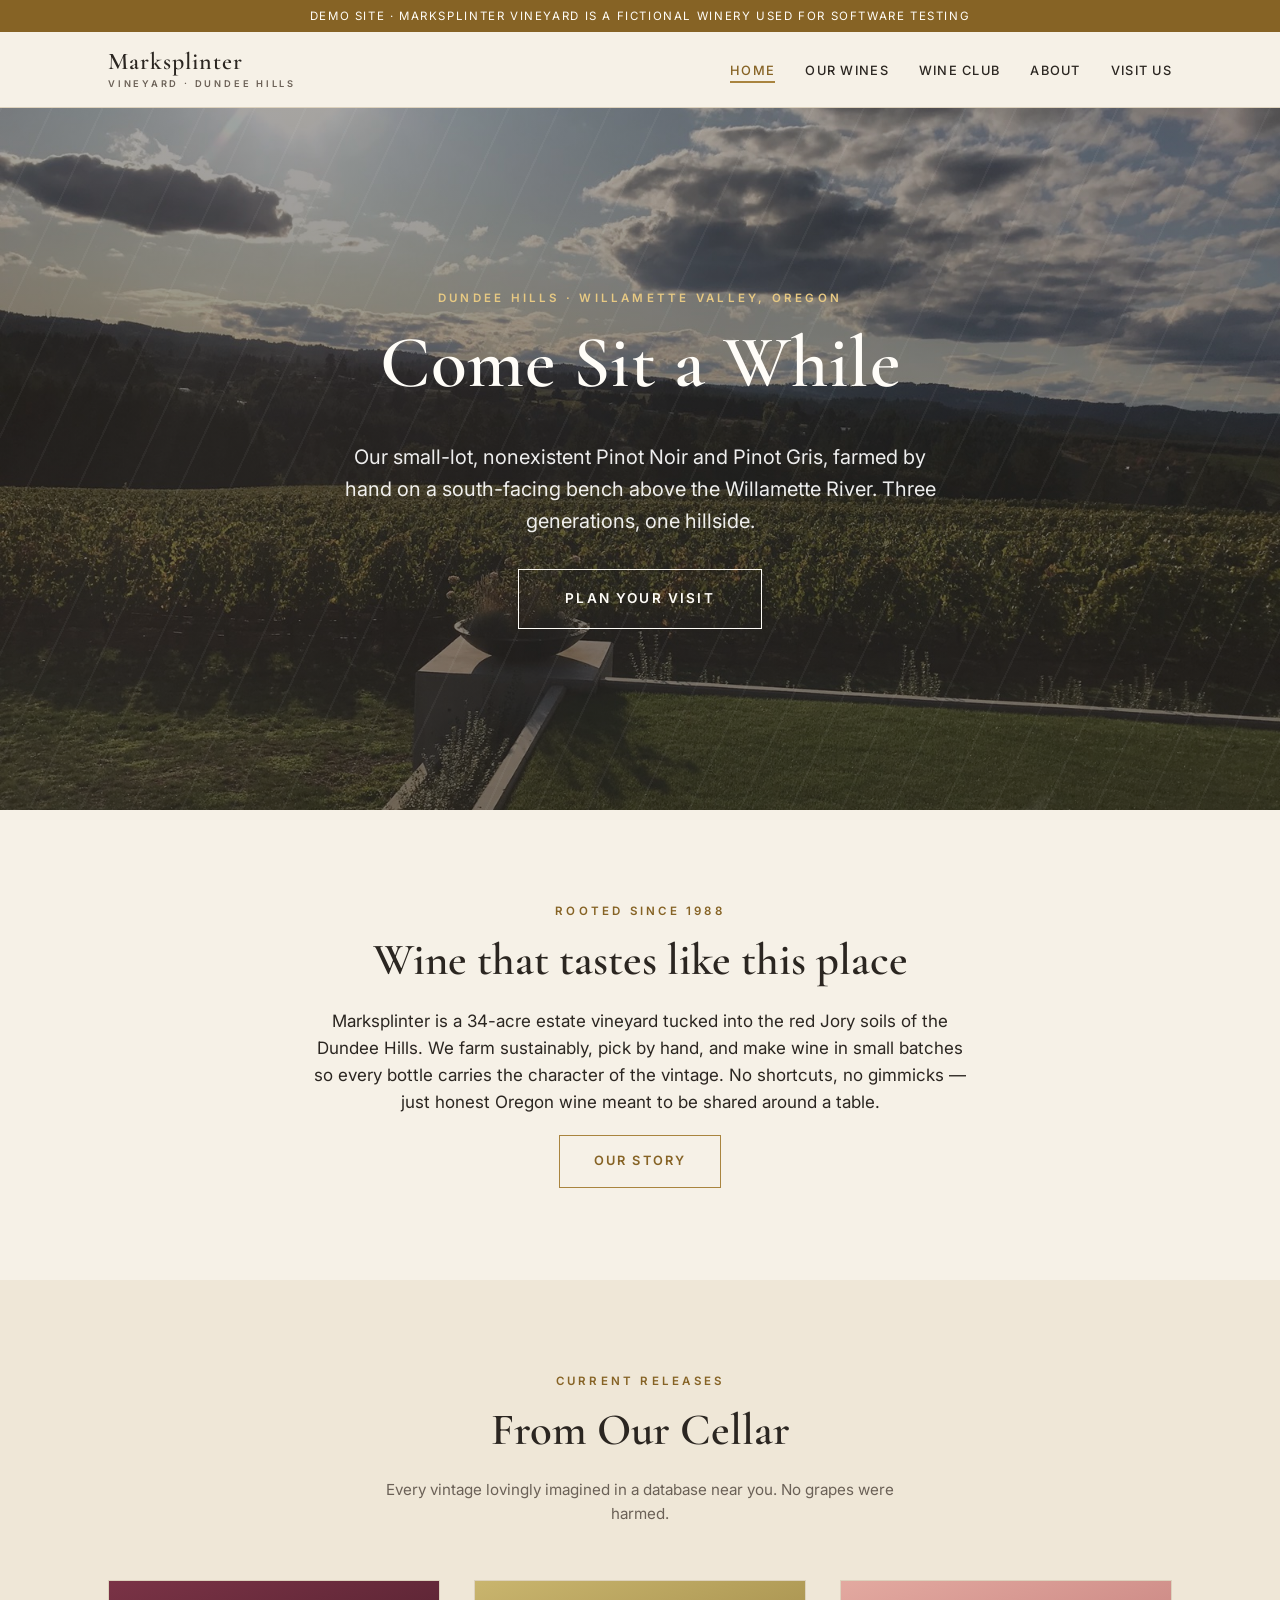
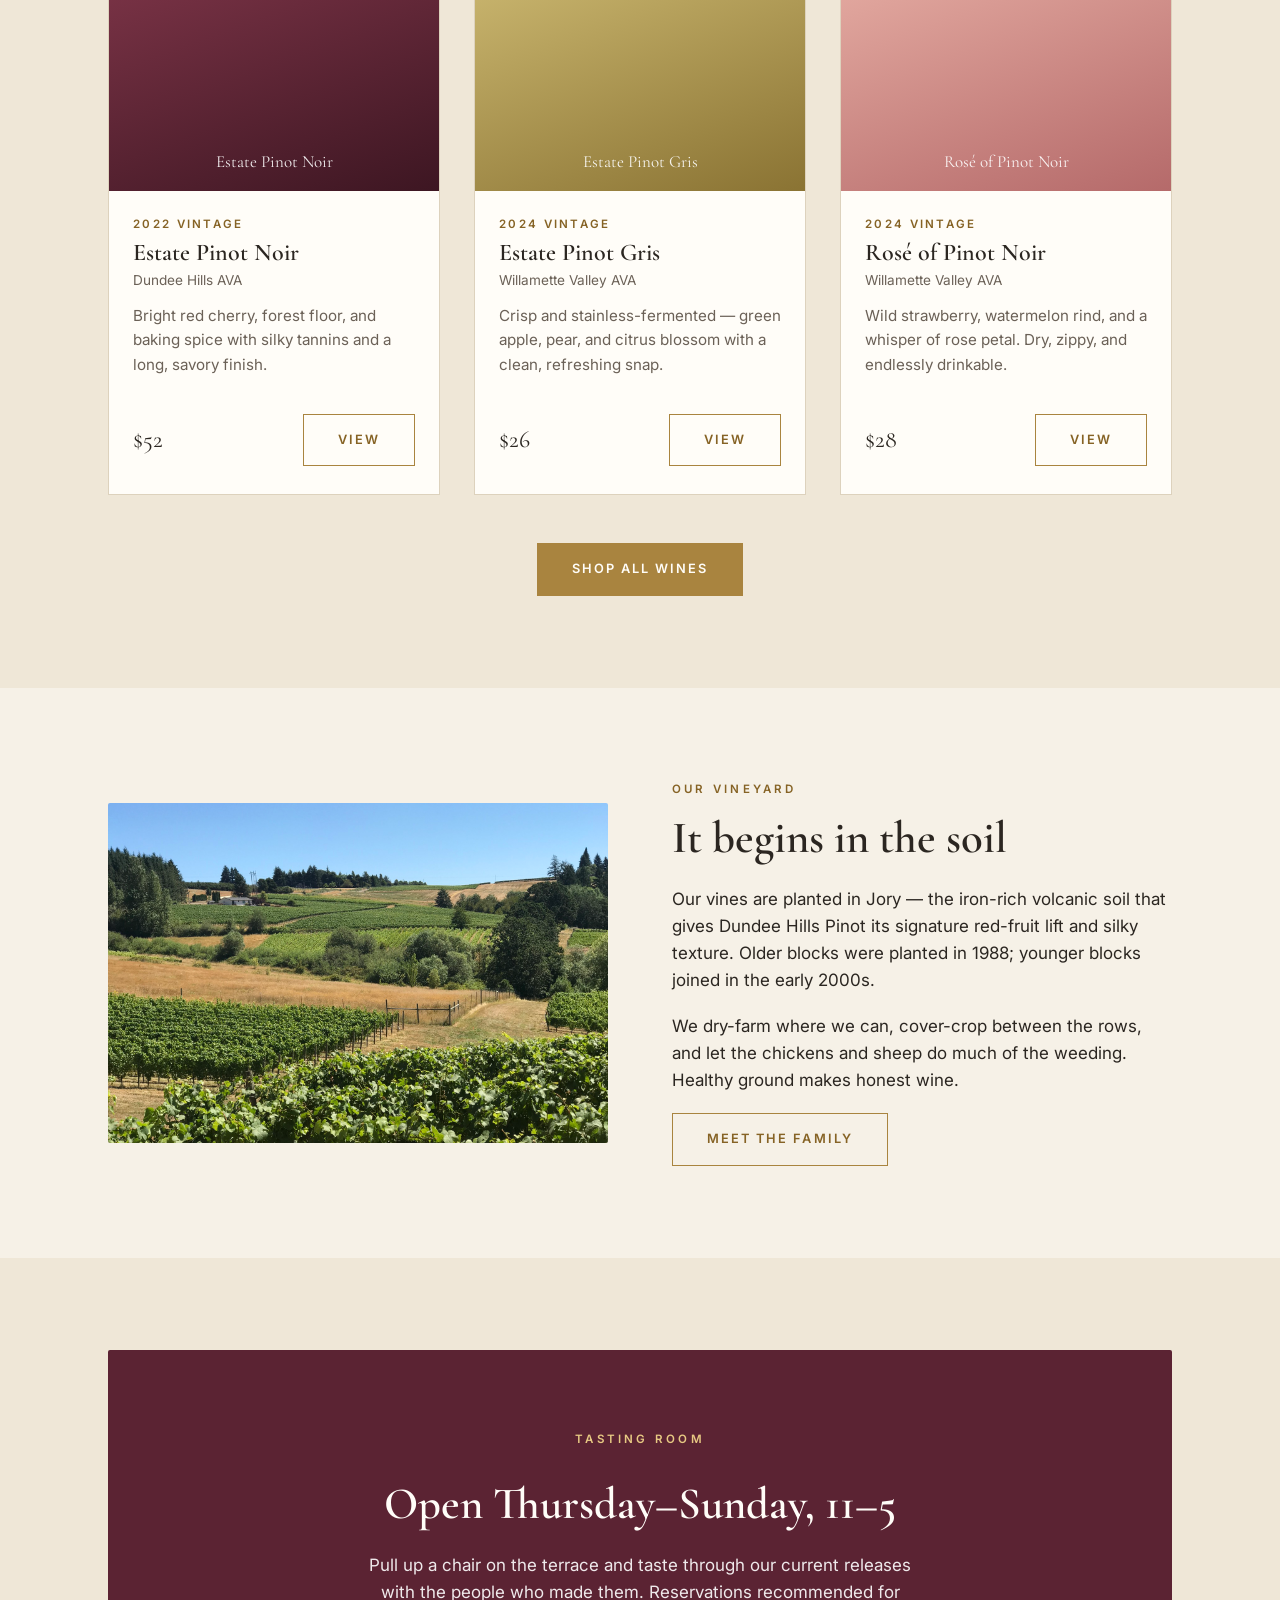
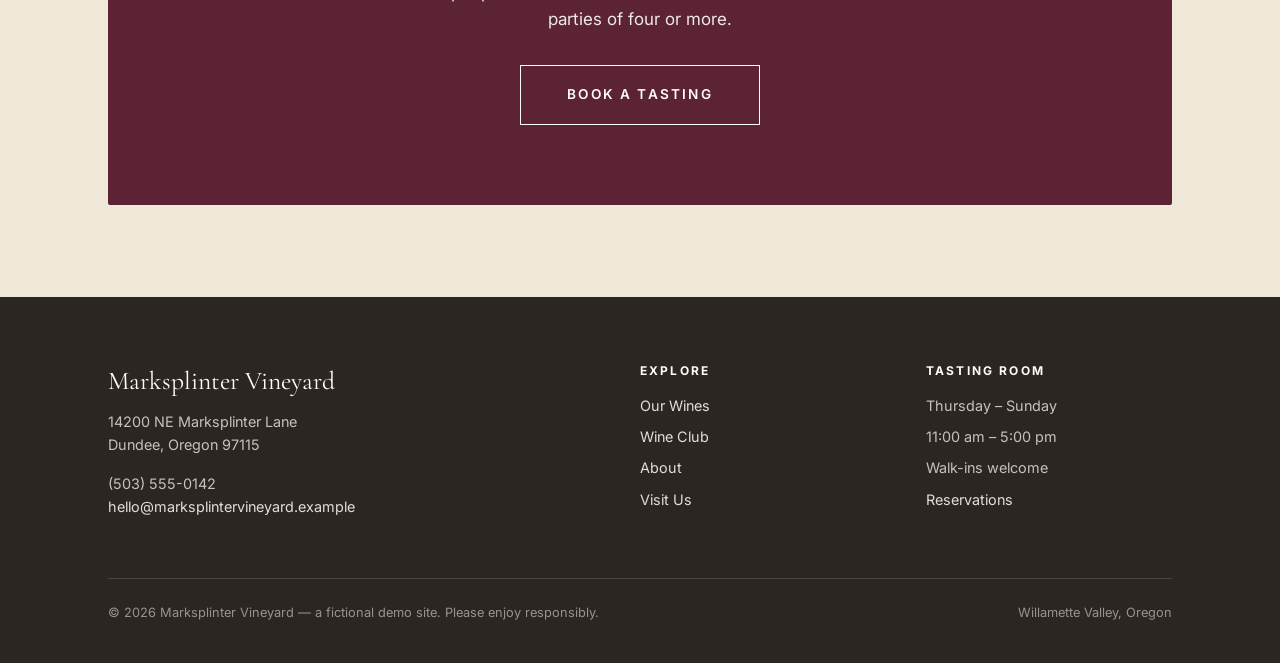
<file: index.html>
<!DOCTYPE html>
<html lang="en">
<head>
  <meta charset="UTF-8" />
  <meta name="viewport" content="width=device-width, initial-scale=1.0" />
  <title>Marksplinter Vineyard — Willamette Valley Wines</title>
  <meta name="description" content="Marksplinter Vineyard is a small, family-run producer of Pinot Noir and Pinot Gris in the Dundee Hills of Oregon's Willamette Valley." />
  <link rel="preconnect" href="https://fonts.googleapis.com" />
  <link rel="preconnect" href="https://fonts.gstatic.com" crossorigin />
  <link href="https://fonts.googleapis.com/css2?family=Cormorant+Garamond:wght@500;600&family=Inter:wght@400;500;600&display=swap" rel="stylesheet" />
  <link rel="stylesheet" href="styles.css" />
</head>
<body>
  <div class="test-banner">Demo site · Marksplinter Vineyard is a fictional winery used for software testing</div>

  <!-- ===== Header / Nav ===== -->
  <header class="site-header">
    <nav class="nav">
      <a class="brand" href="index.html">Marksplinter<small>Vineyard · Dundee Hills</small></a>
      <ul class="nav-links">
        <li><a href="index.html" class="active">Home</a></li>
        <li><a href="wines.html">Our Wines</a></li>
        <li><a href="club.html">Wine Club</a></li>
        <li><a href="about.html">About</a></li>
        <li><a href="visit.html" class="nav-cta">Visit Us</a></li>
      </ul>
    </nav>
  </header>

  <!-- ===== Hero ===== -->
  <section class="hero">
    <div class="container">
      <p class="eyebrow">Dundee Hills · Willamette Valley, Oregon</p>
      <h1>Come Sit a While</h1>
      <p class="lede">Our small-lot, nonexistent Pinot Noir and Pinot Gris, farmed by hand on a south-facing bench above the Willamette River. Three generations, one hillside.</p>
      <a href="visit.html" class="btn btn--light btn--lg">Plan Your Visit</a>
    </div>
  </section>

  <!-- ===== Intro ===== -->
  <section>
    <div class="container centered">
      <p class="eyebrow">Rooted Since 1988</p>
      <h2>Wine that tastes like this place</h2>
      <p>Marksplinter is a 34-acre estate vineyard tucked into the red Jory soils of the Dundee Hills. We farm sustainably, pick by hand, and make wine in small batches so every bottle carries the character of the vintage. No shortcuts, no gimmicks — just honest Oregon wine meant to be shared around a table.</p>
      <a href="about.html" class="btn">Our Story</a>
    </div>
  </section>

  <!-- ===== Featured wines ===== -->
  <section class="section--alt">
    <div class="container">
      <div class="centered" style="margin-bottom:54px;">
        <p class="eyebrow">Current Releases</p>
        <h2>From Our Cellar</h2>
        <p style="color:var(--stone); font-size:.95rem; margin:.4rem auto 0; max-width:560px;">Every vintage lovingly imagined in a database near you. No grapes were harmed.</p>
      </div>
      <div class="grid grid--3">

        <article class="wine-card">
          <div class="wine-card__img bottle-red"><span>Estate Pinot Noir</span></div>
          <div class="wine-card__body">
            <span class="wine-card__vintage">2022 Vintage</span>
            <h3 class="wine-card__name">Estate Pinot Noir</h3>
            <p class="wine-card__appellation">Dundee Hills AVA</p>
            <p class="wine-card__notes">Bright red cherry, forest floor, and baking spice with silky tannins and a long, savory finish.</p>
            <div class="wine-card__foot">
              <span class="wine-card__price">$52</span>
              <a href="wines.html" class="btn">View</a>
            </div>
          </div>
        </article>

        <article class="wine-card">
          <div class="wine-card__img bottle-white"><span>Estate Pinot Gris</span></div>
          <div class="wine-card__body">
            <span class="wine-card__vintage">2024 Vintage</span>
            <h3 class="wine-card__name">Estate Pinot Gris</h3>
            <p class="wine-card__appellation">Willamette Valley AVA</p>
            <p class="wine-card__notes">Crisp and stainless-fermented — green apple, pear, and citrus blossom with a clean, refreshing snap.</p>
            <div class="wine-card__foot">
              <span class="wine-card__price">$26</span>
              <a href="wines.html" class="btn">View</a>
            </div>
          </div>
        </article>

        <article class="wine-card">
          <div class="wine-card__img bottle-rose"><span>Rosé of Pinot Noir</span></div>
          <div class="wine-card__body">
            <span class="wine-card__vintage">2024 Vintage</span>
            <h3 class="wine-card__name">Rosé of Pinot Noir</h3>
            <p class="wine-card__appellation">Willamette Valley AVA</p>
            <p class="wine-card__notes">Wild strawberry, watermelon rind, and a whisper of rose petal. Dry, zippy, and endlessly drinkable.</p>
            <div class="wine-card__foot">
              <span class="wine-card__price">$28</span>
              <a href="wines.html" class="btn">View</a>
            </div>
          </div>
        </article>

      </div>
      <div class="centered" style="margin-top:48px;">
        <a href="wines.html" class="btn btn--solid">Shop All Wines</a>
      </div>
    </div>
  </section>

  <!-- ===== Split: vineyard ===== -->
  <section>
    <div class="container split">
      <div class="photo photo--hills has-img" style="background-image:url('images/field-hills.jpg');"></div>
      <div>
        <p class="eyebrow">Our Vineyard</p>
        <h2>It begins in the soil</h2>
        <p>Our vines are planted in Jory — the iron-rich volcanic soil that gives Dundee Hills Pinot its signature red-fruit lift and silky texture. Older blocks were planted in 1988; younger blocks joined in the early 2000s.</p>
        <p>We dry-farm where we can, cover-crop between the rows, and let the chickens and sheep do much of the weeding. Healthy ground makes honest wine.</p>
        <a href="about.html" class="btn">Meet the Family</a>
      </div>
    </div>
  </section>

  <!-- ===== Visit callout ===== -->
  <section class="section--alt">
    <div class="container">
      <div class="callout">
        <p class="eyebrow" style="color:#e7c983;">Tasting Room</p>
        <h2>Open Thursday–Sunday, 11–5</h2>
        <p>Pull up a chair on the terrace and taste through our current releases with the people who made them. Reservations recommended for parties of four or more.</p>
        <a href="visit.html" class="btn btn--light btn--lg">Book a Tasting</a>
      </div>
    </div>
  </section>

  <!-- ===== Footer ===== -->
  <footer class="site-footer">
    <div class="container">
      <div class="footer-grid">
        <div>
          <div class="footer-brand">Marksplinter Vineyard</div>
          <p>14200 NE Marksplinter Lane<br />Dundee, Oregon 97115</p>
          <p>(503) 555-0142<br /><a href="mailto:hello@marksplintervineyard.example">hello@marksplintervineyard.example</a></p>
        </div>
        <div>
          <h4>Explore</h4>
          <ul>
            <li><a href="wines.html">Our Wines</a></li>
            <li><a href="club.html">Wine Club</a></li>
            <li><a href="about.html">About</a></li>
            <li><a href="visit.html">Visit Us</a></li>
          </ul>
        </div>
        <div>
          <h4>Tasting Room</h4>
          <ul>
            <li>Thursday – Sunday</li>
            <li>11:00 am – 5:00 pm</li>
            <li>Walk-ins welcome</li>
            <li><a href="visit.html">Reservations</a></li>
          </ul>
        </div>
      </div>
      <div class="footer-bottom">
        <span>© 2026 Marksplinter Vineyard — a fictional demo site. Please enjoy responsibly.</span>
        <span>Willamette Valley, Oregon</span>
      </div>
    </div>
  </footer>
</body>
</html>
</file>
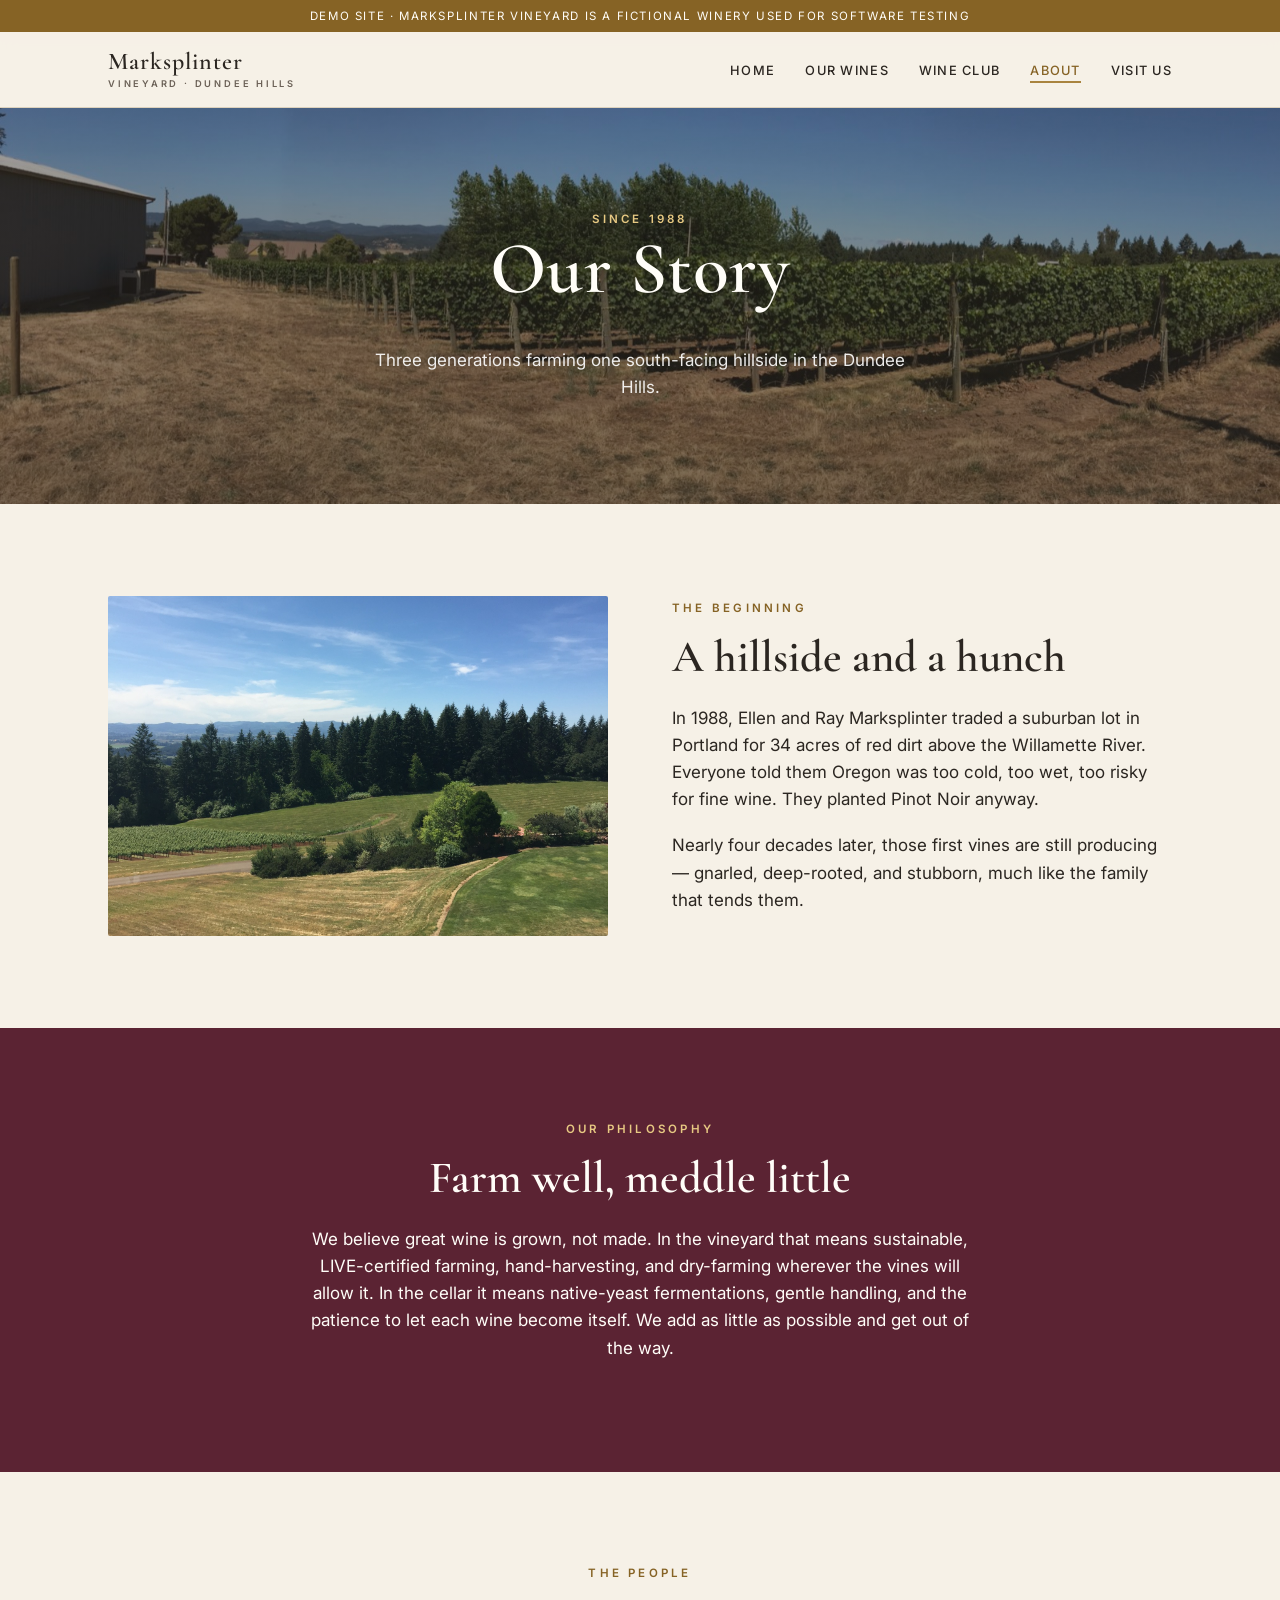
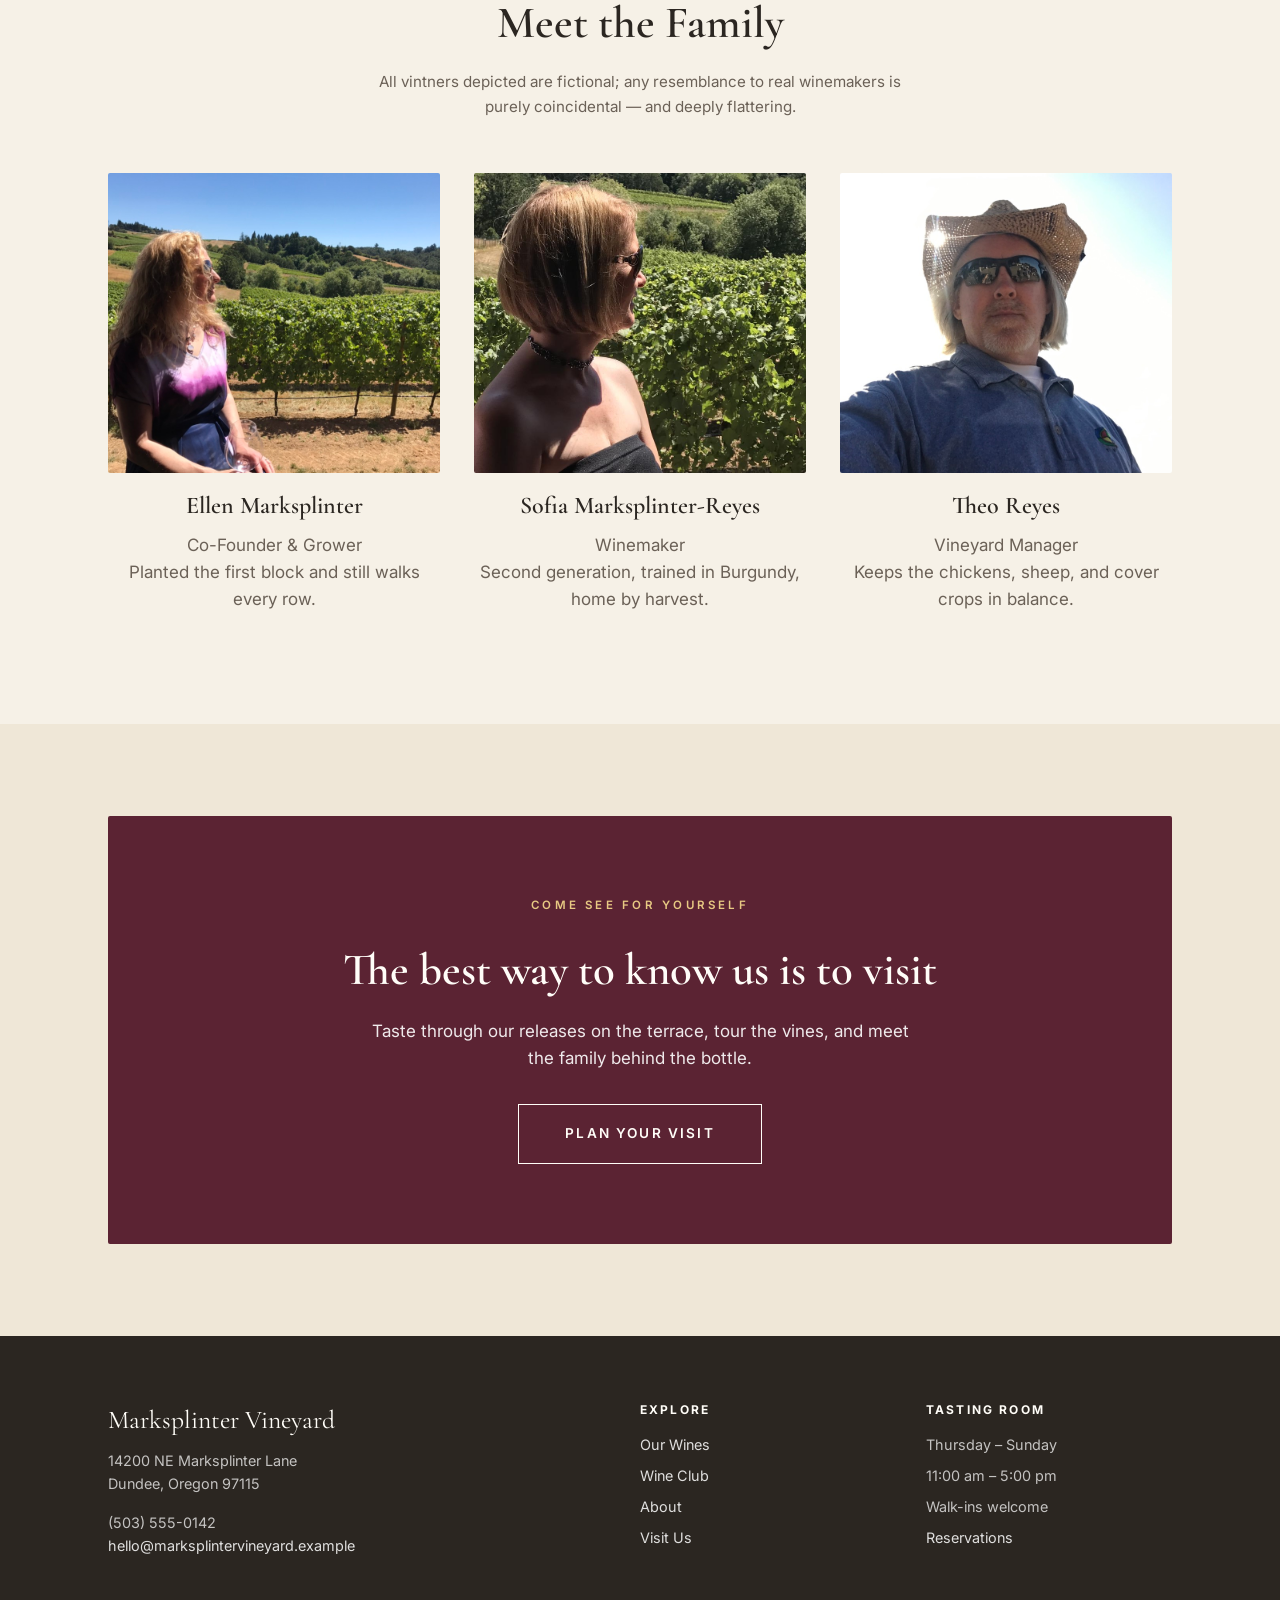
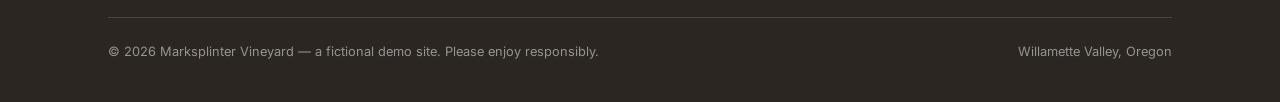
<file: about.html>
<!DOCTYPE html>
<html lang="en">
<head>
  <meta charset="UTF-8" />
  <meta name="viewport" content="width=device-width, initial-scale=1.0" />
  <title>About — Marksplinter Vineyard</title>
  <meta name="description" content="Marksplinter Vineyard is a family-run, sustainably farmed estate in the Dundee Hills of Oregon's Willamette Valley, growing Pinot Noir and Chardonnay since 1988." />
  <link rel="preconnect" href="https://fonts.googleapis.com" />
  <link rel="preconnect" href="https://fonts.gstatic.com" crossorigin />
  <link href="https://fonts.googleapis.com/css2?family=Cormorant+Garamond:wght@500;600&family=Inter:wght@400;500;600&display=swap" rel="stylesheet" />
  <link rel="stylesheet" href="styles.css" />
</head>
<body>
  <div class="test-banner">Demo site · Marksplinter Vineyard is a fictional winery used for software testing</div>

  <header class="site-header">
    <nav class="nav">
      <a class="brand" href="index.html">Marksplinter<small>Vineyard · Dundee Hills</small></a>
      <ul class="nav-links">
        <li><a href="index.html">Home</a></li>
        <li><a href="wines.html">Our Wines</a></li>
        <li><a href="club.html">Wine Club</a></li>
        <li><a href="about.html" class="active">About</a></li>
        <li><a href="visit.html" class="nav-cta">Visit Us</a></li>
      </ul>
    </nav>
  </header>

  <section class="page-hero page-hero--about">
    <div class="container">
      <p class="eyebrow">Since 1988</p>
      <h1>Our Story</h1>
      <p>Three generations farming one south-facing hillside in the Dundee Hills.</p>
    </div>
  </section>

  <section>
    <div class="container split">
      <div class="photo photo--vines has-img" style="background-image:url('images/vine-rows.jpg');"></div>
      <div>
        <p class="eyebrow">The Beginning</p>
        <h2>A hillside and a hunch</h2>
        <p>In 1988, Ellen and Ray Marksplinter traded a suburban lot in Portland for 34 acres of red dirt above the Willamette River. Everyone told them Oregon was too cold, too wet, too risky for fine wine. They planted Pinot Noir anyway.</p>
        <p>Nearly four decades later, those first vines are still producing — gnarled, deep-rooted, and stubborn, much like the family that tends them.</p>
      </div>
    </div>
  </section>

  <section class="section--wine">
    <div class="container centered">
      <p class="eyebrow">Our Philosophy</p>
      <h2>Farm well, meddle little</h2>
      <p>We believe great wine is grown, not made. In the vineyard that means sustainable, LIVE-certified farming, hand-harvesting, and dry-farming wherever the vines will allow it. In the cellar it means native-yeast fermentations, gentle handling, and the patience to let each wine become itself. We add as little as possible and get out of the way.</p>
    </div>
  </section>

  <section>
    <div class="container">
      <div class="centered" style="margin-bottom:54px;">
        <p class="eyebrow">The People</p>
        <h2>Meet the Family</h2>
        <p style="color:var(--stone); font-size:.95rem; margin:.4rem auto 0; max-width:560px;">All vintners depicted are fictional; any resemblance to real winemakers is purely coincidental — and deeply flattering.</p>
      </div>
      <div class="grid grid--3">
        <div class="centered">
          <div class="photo photo--room has-img" style="min-height:300px; margin-bottom:20px; background-image:url('images/person-ellen.jpg'); background-position:center top;"></div>
          <h3>Ellen Marksplinter</h3>
          <p style="color:var(--stone);">Co-Founder &amp; Grower<br />Planted the first block and still walks every row.</p>
        </div>
        <div class="centered">
          <div class="photo photo--barrels has-img" style="min-height:300px; margin-bottom:20px; background-image:url('images/person-sofia.jpg?v=2'); background-position:center top;"></div>
          <h3>Sofia Marksplinter-Reyes</h3>
          <p style="color:var(--stone);">Winemaker<br />Second generation, trained in Burgundy, home by harvest.</p>
        </div>
        <div class="centered">
          <div class="photo photo--hills has-img" style="min-height:300px; margin-bottom:20px; background-image:url('images/person-theo.jpg'); background-position:center top;"></div>
          <h3>Theo Reyes</h3>
          <p style="color:var(--stone);">Vineyard Manager<br />Keeps the chickens, sheep, and cover crops in balance.</p>
        </div>
      </div>
    </div>
  </section>

  <section class="section--alt">
    <div class="container">
      <div class="callout">
        <p class="eyebrow" style="color:#e7c983;">Come See For Yourself</p>
        <h2>The best way to know us is to visit</h2>
        <p>Taste through our releases on the terrace, tour the vines, and meet the family behind the bottle.</p>
        <a href="visit.html" class="btn btn--light btn--lg">Plan Your Visit</a>
      </div>
    </div>
  </section>

  <footer class="site-footer">
    <div class="container">
      <div class="footer-grid">
        <div>
          <div class="footer-brand">Marksplinter Vineyard</div>
          <p>14200 NE Marksplinter Lane<br />Dundee, Oregon 97115</p>
          <p>(503) 555-0142<br /><a href="mailto:hello@marksplintervineyard.example">hello@marksplintervineyard.example</a></p>
        </div>
        <div>
          <h4>Explore</h4>
          <ul>
            <li><a href="wines.html">Our Wines</a></li>
            <li><a href="club.html">Wine Club</a></li>
            <li><a href="about.html">About</a></li>
            <li><a href="visit.html">Visit Us</a></li>
          </ul>
        </div>
        <div>
          <h4>Tasting Room</h4>
          <ul>
            <li>Thursday – Sunday</li>
            <li>11:00 am – 5:00 pm</li>
            <li>Walk-ins welcome</li>
            <li><a href="visit.html">Reservations</a></li>
          </ul>
        </div>
      </div>
      <div class="footer-bottom">
        <span>© 2026 Marksplinter Vineyard — a fictional demo site. Please enjoy responsibly.</span>
        <span>Willamette Valley, Oregon</span>
      </div>
    </div>
  </footer>
</body>
</html>
</file>
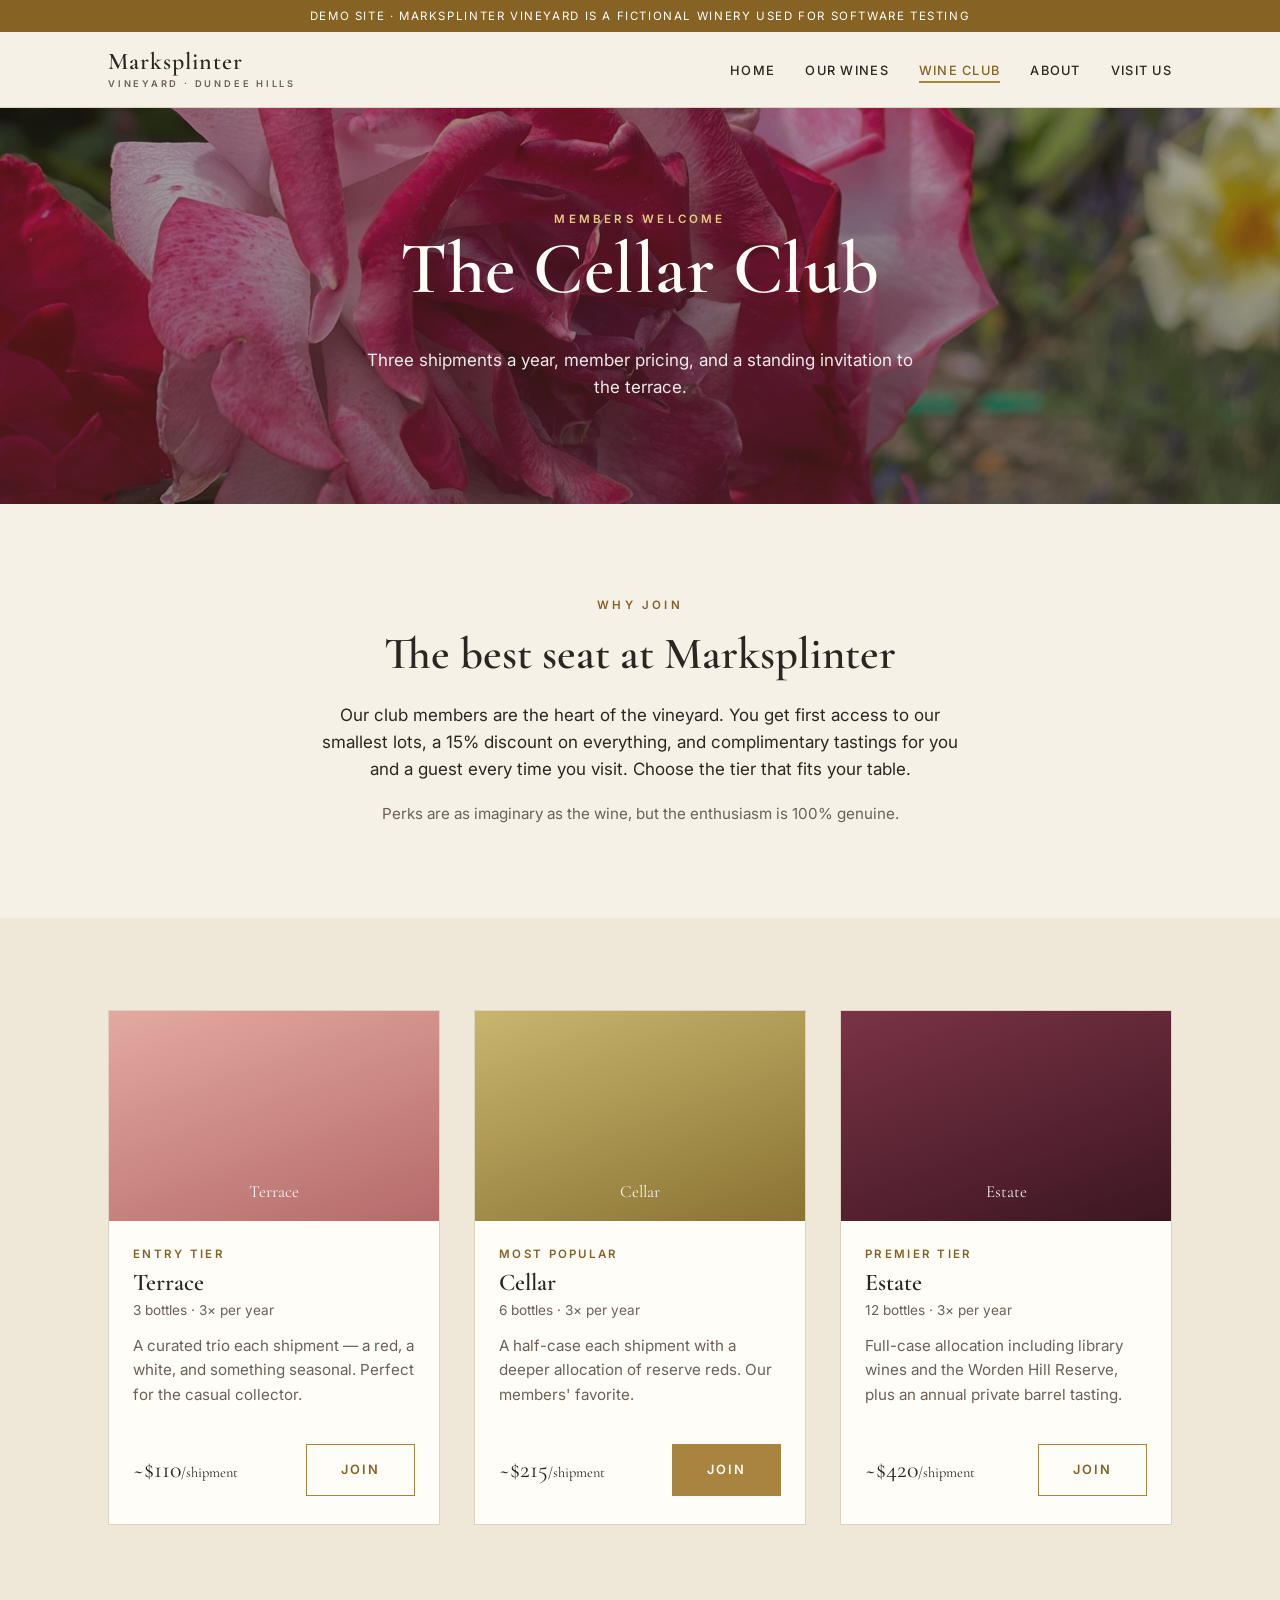
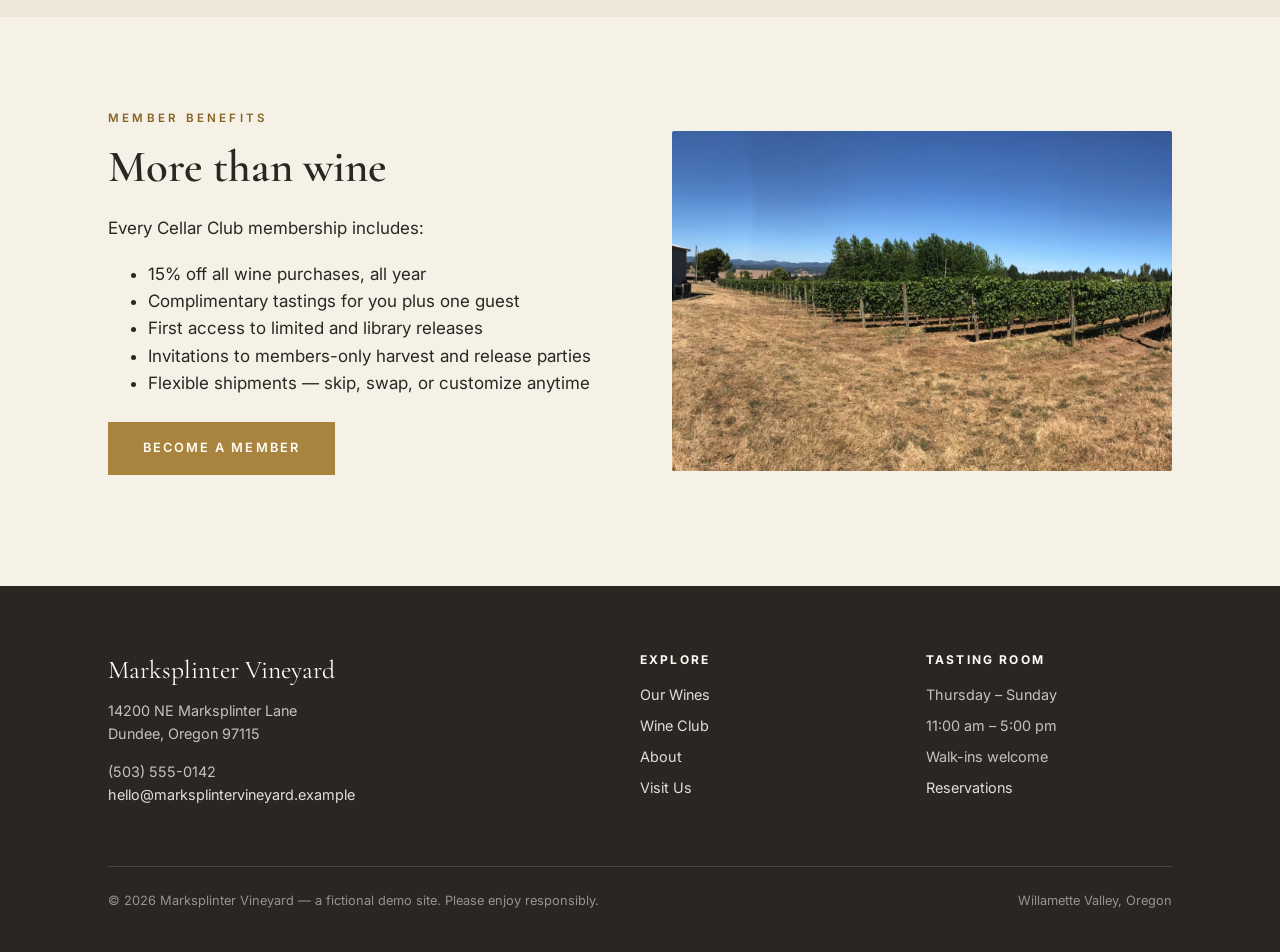
<file: club.html>
<!DOCTYPE html>
<html lang="en">
<head>
  <meta charset="UTF-8" />
  <meta name="viewport" content="width=device-width, initial-scale=1.0" />
  <title>Cellar Club — Marksplinter Vineyard</title>
  <meta name="description" content="Join the Marksplinter Cellar Club for member pricing, complimentary tastings, and first access to limited-release Willamette Valley wines." />
  <link rel="preconnect" href="https://fonts.googleapis.com" />
  <link rel="preconnect" href="https://fonts.gstatic.com" crossorigin />
  <link href="https://fonts.googleapis.com/css2?family=Cormorant+Garamond:wght@500;600&family=Inter:wght@400;500;600&display=swap" rel="stylesheet" />
  <link rel="stylesheet" href="styles.css" />
</head>
<body>
  <div class="test-banner">Demo site · Marksplinter Vineyard is a fictional winery used for software testing</div>

  <header class="site-header">
    <nav class="nav">
      <a class="brand" href="index.html">Marksplinter<small>Vineyard · Dundee Hills</small></a>
      <ul class="nav-links">
        <li><a href="index.html">Home</a></li>
        <li><a href="wines.html">Our Wines</a></li>
        <li><a href="club.html" class="active">Wine Club</a></li>
        <li><a href="about.html">About</a></li>
        <li><a href="visit.html" class="nav-cta">Visit Us</a></li>
      </ul>
    </nav>
  </header>

  <section class="page-hero page-hero--club">
    <div class="container">
      <p class="eyebrow">Members Welcome</p>
      <h1>The Cellar Club</h1>
      <p>Three shipments a year, member pricing, and a standing invitation to the terrace.</p>
    </div>
  </section>

  <section>
    <div class="container centered">
      <p class="eyebrow">Why Join</p>
      <h2>The best seat at Marksplinter</h2>
      <p>Our club members are the heart of the vineyard. You get first access to our smallest lots, a 15% discount on everything, and complimentary tastings for you and a guest every time you visit. Choose the tier that fits your table.</p>
      <p style="color:var(--stone); font-size:.95rem; max-width:640px; margin:.6rem auto 0;">Perks are as imaginary as the wine, but the enthusiasm is 100% genuine.</p>
    </div>
  </section>

  <section class="section--alt">
    <div class="container">
      <div class="grid grid--3">

        <article class="wine-card">
          <div class="wine-card__img bottle-rose"><span>Terrace</span></div>
          <div class="wine-card__body">
            <span class="wine-card__vintage">Entry Tier</span>
            <h3 class="wine-card__name">Terrace</h3>
            <p class="wine-card__appellation">3 bottles · 3× per year</p>
            <p class="wine-card__notes">A curated trio each shipment — a red, a white, and something seasonal. Perfect for the casual collector.</p>
            <div class="wine-card__foot">
              <span class="wine-card__price">~$110<small style="font-size:.6em;">/shipment</small></span>
              <a href="visit.html" class="btn">Join</a>
            </div>
          </div>
        </article>

        <article class="wine-card">
          <div class="wine-card__img bottle-white"><span>Cellar</span></div>
          <div class="wine-card__body">
            <span class="wine-card__vintage">Most Popular</span>
            <h3 class="wine-card__name">Cellar</h3>
            <p class="wine-card__appellation">6 bottles · 3× per year</p>
            <p class="wine-card__notes">A half-case each shipment with a deeper allocation of reserve reds. Our members' favorite.</p>
            <div class="wine-card__foot">
              <span class="wine-card__price">~$215<small style="font-size:.6em;">/shipment</small></span>
              <a href="visit.html" class="btn btn--solid">Join</a>
            </div>
          </div>
        </article>

        <article class="wine-card">
          <div class="wine-card__img bottle-red"><span>Estate</span></div>
          <div class="wine-card__body">
            <span class="wine-card__vintage">Premier Tier</span>
            <h3 class="wine-card__name">Estate</h3>
            <p class="wine-card__appellation">12 bottles · 3× per year</p>
            <p class="wine-card__notes">Full-case allocation including library wines and the Worden Hill Reserve, plus an annual private barrel tasting.</p>
            <div class="wine-card__foot">
              <span class="wine-card__price">~$420<small style="font-size:.6em;">/shipment</small></span>
              <a href="visit.html" class="btn">Join</a>
            </div>
          </div>
        </article>

      </div>
    </div>
  </section>

  <section>
    <div class="container split">
      <div>
        <p class="eyebrow">Member Benefits</p>
        <h2>More than wine</h2>
        <p>Every Cellar Club membership includes:</p>
        <ul>
          <li>15% off all wine purchases, all year</li>
          <li>Complimentary tastings for you plus one guest</li>
          <li>First access to limited and library releases</li>
          <li>Invitations to members-only harvest and release parties</li>
          <li>Flexible shipments — skip, swap, or customize anytime</li>
        </ul>
        <p style="margin-top:1.5em;"><a href="visit.html" class="btn btn--solid">Become a Member</a></p>
      </div>
      <div class="photo photo--pour has-img" style="background-image:url('images/terrace-view.jpg');"></div>
    </div>
  </section>

  <footer class="site-footer">
    <div class="container">
      <div class="footer-grid">
        <div>
          <div class="footer-brand">Marksplinter Vineyard</div>
          <p>14200 NE Marksplinter Lane<br />Dundee, Oregon 97115</p>
          <p>(503) 555-0142<br /><a href="mailto:hello@marksplintervineyard.example">hello@marksplintervineyard.example</a></p>
        </div>
        <div>
          <h4>Explore</h4>
          <ul>
            <li><a href="wines.html">Our Wines</a></li>
            <li><a href="club.html">Wine Club</a></li>
            <li><a href="about.html">About</a></li>
            <li><a href="visit.html">Visit Us</a></li>
          </ul>
        </div>
        <div>
          <h4>Tasting Room</h4>
          <ul>
            <li>Thursday – Sunday</li>
            <li>11:00 am – 5:00 pm</li>
            <li>Walk-ins welcome</li>
            <li><a href="visit.html">Reservations</a></li>
          </ul>
        </div>
      </div>
      <div class="footer-bottom">
        <span>© 2026 Marksplinter Vineyard — a fictional demo site. Please enjoy responsibly.</span>
        <span>Willamette Valley, Oregon</span>
      </div>
    </div>
  </footer>
</body>
</html>
</file>
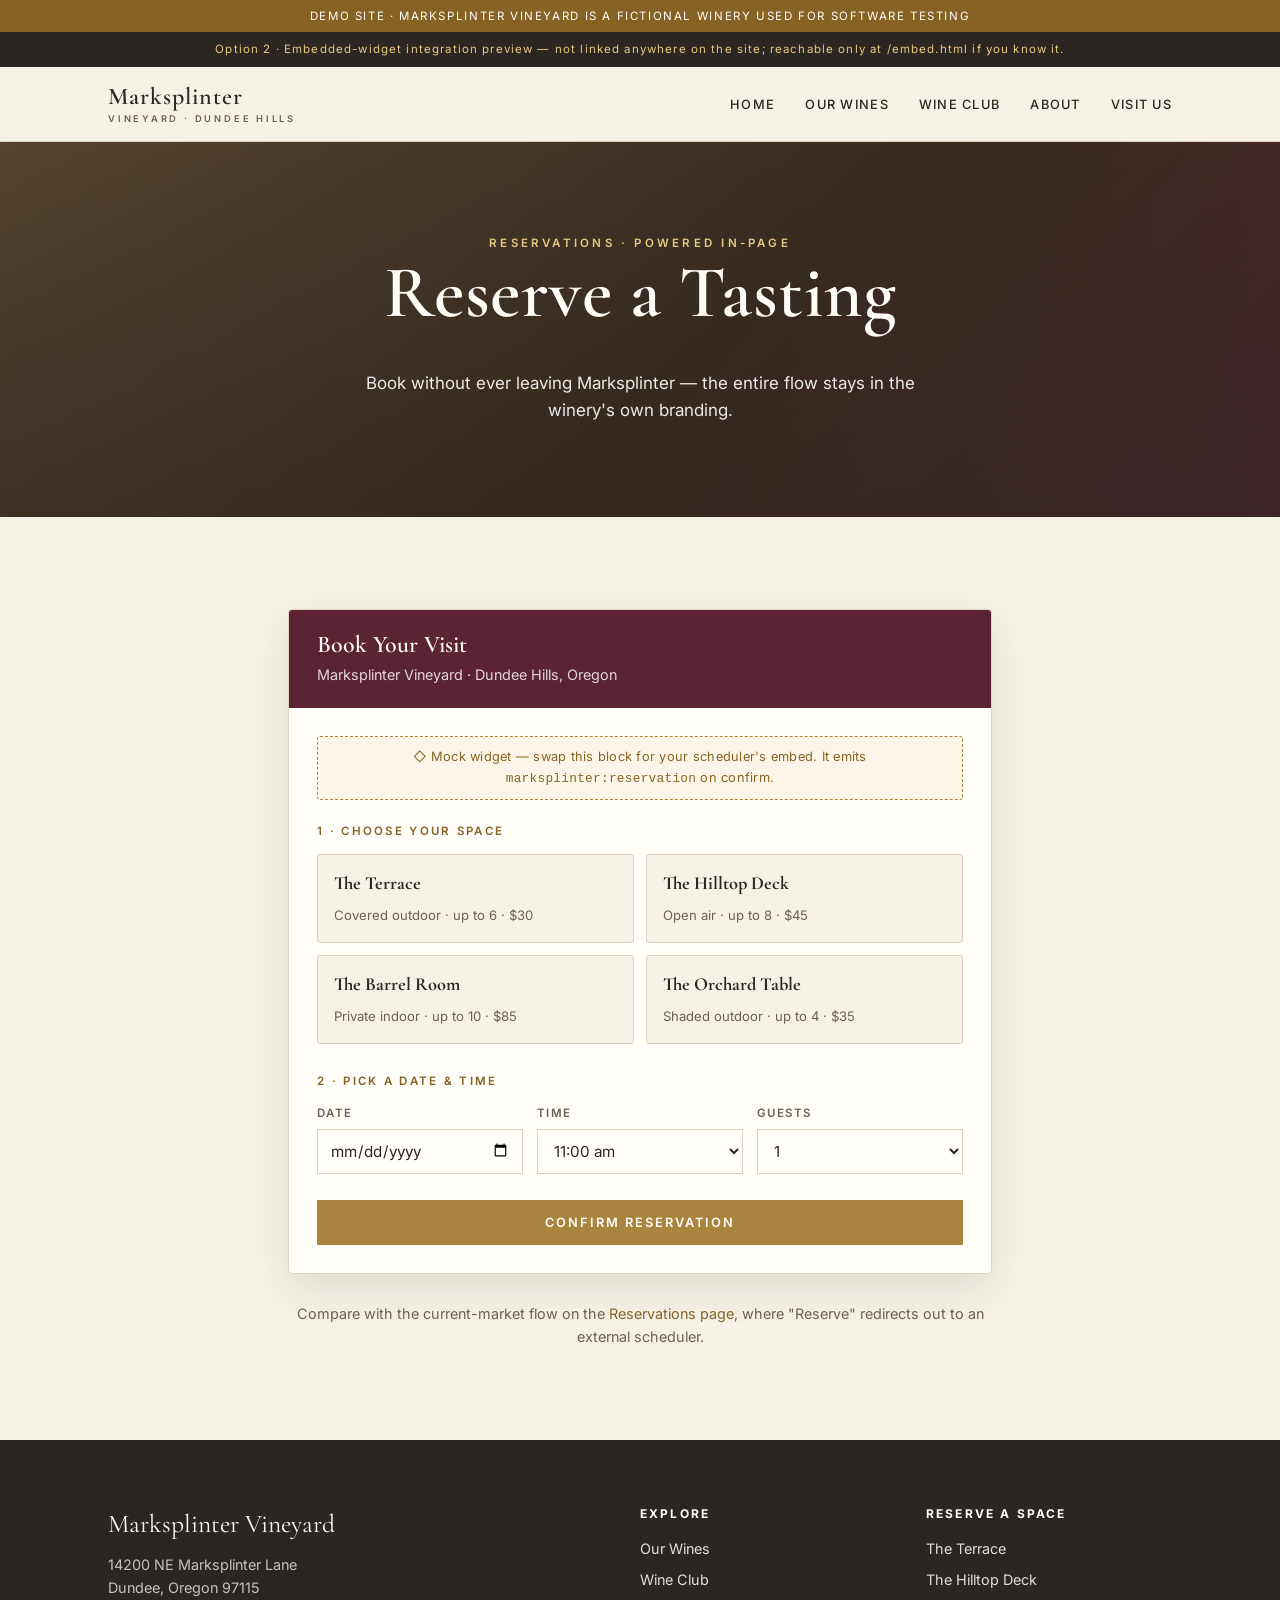
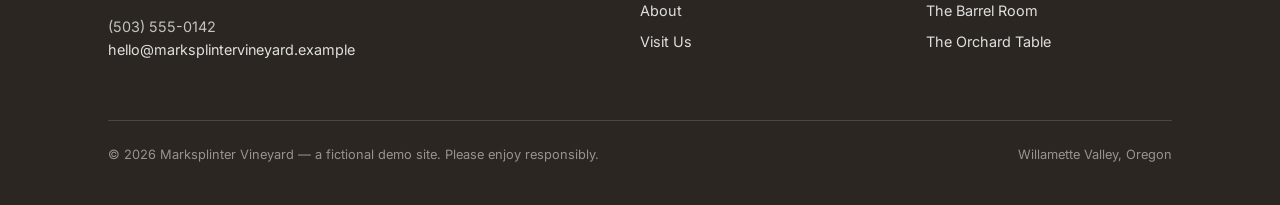
<file: embed.html>
<!DOCTYPE html>
<html lang="en">
<head>
  <meta charset="UTF-8" />
  <meta name="viewport" content="width=device-width, initial-scale=1.0" />
  <title>Reserve · Embedded Booking (preview) — Marksplinter Vineyard</title>
  <!-- Hidden from crawlers: this is an internal integration-preview page. -->
  <meta name="robots" content="noindex, nofollow" />
  <link rel="preconnect" href="https://fonts.googleapis.com" />
  <link rel="preconnect" href="https://fonts.gstatic.com" crossorigin />
  <link href="https://fonts.googleapis.com/css2?family=Cormorant+Garamond:wght@500;600&family=Inter:wght@400;500;600&display=swap" rel="stylesheet" />
  <link rel="stylesheet" href="styles.css" />
</head>
<body>
  <div class="test-banner">Demo site · Marksplinter Vineyard is a fictional winery used for software testing</div>
  <div class="hidden-note">
    Option 2 · Embedded-widget integration preview — not linked anywhere on the site; reachable only at /embed.html if you know it.
  </div>

  <header class="site-header">
    <nav class="nav">
      <a class="brand" href="index.html">Marksplinter<small>Vineyard · Dundee Hills</small></a>
      <ul class="nav-links">
        <li><a href="index.html">Home</a></li>
        <li><a href="wines.html">Our Wines</a></li>
        <li><a href="club.html">Wine Club</a></li>
        <li><a href="about.html">About</a></li>
        <li><a href="visit.html" class="nav-cta">Visit Us</a></li>
      </ul>
    </nav>
  </header>

  <section class="page-hero" style="min-height:34vh;">
    <div class="container">
      <p class="eyebrow">Reservations · Powered in-page</p>
      <h1>Reserve a Tasting</h1>
      <p>Book without ever leaving Marksplinter — the entire flow stays in the winery's own branding.</p>
    </div>
  </section>

  <section>
    <div class="container widget-wrap">

      <!-- ============================================================
           SCHEDULER EMBED SLOT
           Replace everything inside .widget with your scheduling
           component's real embed / <iframe> / web component.
           The mock below shows the target look & the data it collects:
           venue, date, time, party size.
           ============================================================ -->
      <div class="widget" id="booking-widget">
        <div class="widget__head">
          <h3>Book Your Visit</h3>
          <p>Marksplinter Vineyard · Dundee Hills, Oregon</p>
        </div>
        <div class="widget__body">
          <div class="slot-hint">◇ Mock widget — swap this block for your scheduler's embed. It emits <code>marksplinter:reservation</code> on confirm.</div>

          <p class="widget__step-label">1 · Choose your space</p>
          <div class="venue-options" id="venue-options">
            <button type="button" class="venue-opt" data-venue="terrace">
              <strong>The Terrace</strong><span>Covered outdoor · up to 6 · $30</span>
            </button>
            <button type="button" class="venue-opt" data-venue="hilltop-deck">
              <strong>The Hilltop Deck</strong><span>Open air · up to 8 · $45</span>
            </button>
            <button type="button" class="venue-opt" data-venue="barrel-room">
              <strong>The Barrel Room</strong><span>Private indoor · up to 10 · $85</span>
            </button>
            <button type="button" class="venue-opt" data-venue="orchard-table">
              <strong>The Orchard Table</strong><span>Shaded outdoor · up to 4 · $35</span>
            </button>
          </div>

          <p class="widget__step-label">2 · Pick a date &amp; time</p>
          <div class="field-row">
            <div>
              <label for="w-date">Date</label>
              <input id="w-date" type="date" />
            </div>
            <div>
              <label for="w-time">Time</label>
              <select id="w-time">
                <option>11:00 am</option>
                <option>12:00 pm</option>
                <option>1:00 pm</option>
                <option>2:00 pm</option>
                <option>3:00 pm</option>
                <option>4:00 pm</option>
              </select>
            </div>
            <div>
              <label for="w-party">Guests</label>
              <select id="w-party">
                <option>1</option><option>2</option><option>3</option><option>4</option>
                <option>5</option><option>6</option><option>7</option><option>8</option>
              </select>
            </div>
          </div>

          <button type="button" class="btn btn--solid widget__confirm" id="w-confirm">Confirm Reservation</button>

          <div class="widget__summary" id="w-summary"></div>
        </div>
      </div>

      <p class="centered" style="margin-top:28px; color:var(--stone); font-size:.9rem;">
        Compare with the current-market flow on the <a href="visit.html">Reservations page</a>, where "Reserve" redirects out to an external scheduler.
      </p>
    </div>
  </section>

  <footer class="site-footer">
    <div class="container">
      <div class="footer-grid">
        <div>
          <div class="footer-brand">Marksplinter Vineyard</div>
          <p>14200 NE Marksplinter Lane<br />Dundee, Oregon 97115</p>
          <p>(503) 555-0142<br /><a href="mailto:hello@marksplintervineyard.example">hello@marksplintervineyard.example</a></p>
        </div>
        <div>
          <h4>Explore</h4>
          <ul>
            <li><a href="wines.html">Our Wines</a></li>
            <li><a href="club.html">Wine Club</a></li>
            <li><a href="about.html">About</a></li>
            <li><a href="visit.html">Visit Us</a></li>
          </ul>
        </div>
        <div>
          <h4>Reserve a Space</h4>
          <ul>
            <li><a href="visit.html#terrace">The Terrace</a></li>
            <li><a href="visit.html#hilltop-deck">The Hilltop Deck</a></li>
            <li><a href="visit.html#barrel-room">The Barrel Room</a></li>
            <li><a href="visit.html#orchard-table">The Orchard Table</a></li>
          </ul>
        </div>
      </div>
      <div class="footer-bottom">
        <span>© 2026 Marksplinter Vineyard — a fictional demo site. Please enjoy responsibly.</span>
        <span>Willamette Valley, Oregon</span>
      </div>
    </div>
  </footer>

  <script>
    (function () {
      var VENUE_LABELS = {
        "terrace": "The Terrace",
        "hilltop-deck": "The Hilltop Deck",
        "barrel-room": "The Barrel Room",
        "orchard-table": "The Orchard Table"
      };
      var selectedVenue = null;
      var opts = document.querySelectorAll(".venue-opt");

      function selectVenue(el) {
        opts.forEach(function (o) { o.classList.remove("selected"); });
        el.classList.add("selected");
        selectedVenue = el.getAttribute("data-venue");
      }
      opts.forEach(function (o) { o.addEventListener("click", function () { selectVenue(o); }); });

      // Deep-link support: /embed.html?venue=barrel-room pre-selects a space,
      // so a per-venue link-out could instead feed this embedded widget (Option 3).
      var params = new URLSearchParams(window.location.search);
      var pv = params.get("venue");
      if (pv) {
        var match = document.querySelector('.venue-opt[data-venue="' + pv + '"]');
        if (match) selectVenue(match);
      }

      document.getElementById("w-confirm").addEventListener("click", function () {
        var summary = document.getElementById("w-summary");
        if (!selectedVenue) {
          summary.style.display = "block";
          summary.innerHTML = "Please choose a space above to continue.";
          return;
        }
        var detail = {
          winery: "marksplinter",
          venue: selectedVenue,
          date: document.getElementById("w-date").value || "(not set)",
          time: document.getElementById("w-time").value,
          party: document.getElementById("w-party").value
        };
        summary.style.display = "block";
        summary.innerHTML =
          "<strong>Reservation request (mock):</strong><br>" +
          "Space: " + VENUE_LABELS[detail.venue] + "<br>" +
          "Date: " + detail.date + " at " + detail.time + "<br>" +
          "Guests: " + detail.party + "<br>" +
          "<span style='color:var(--stone); font-size:.85rem;'>Your scheduler would capture this. A <code>marksplinter:reservation</code> event was dispatched on <code>window</code>.</span>";
        // Emit an event a real integration / test harness can listen for.
        window.dispatchEvent(new CustomEvent("marksplinter:reservation", { detail: detail }));
      });
    })();
  </script>
</body>
</html>
</file>
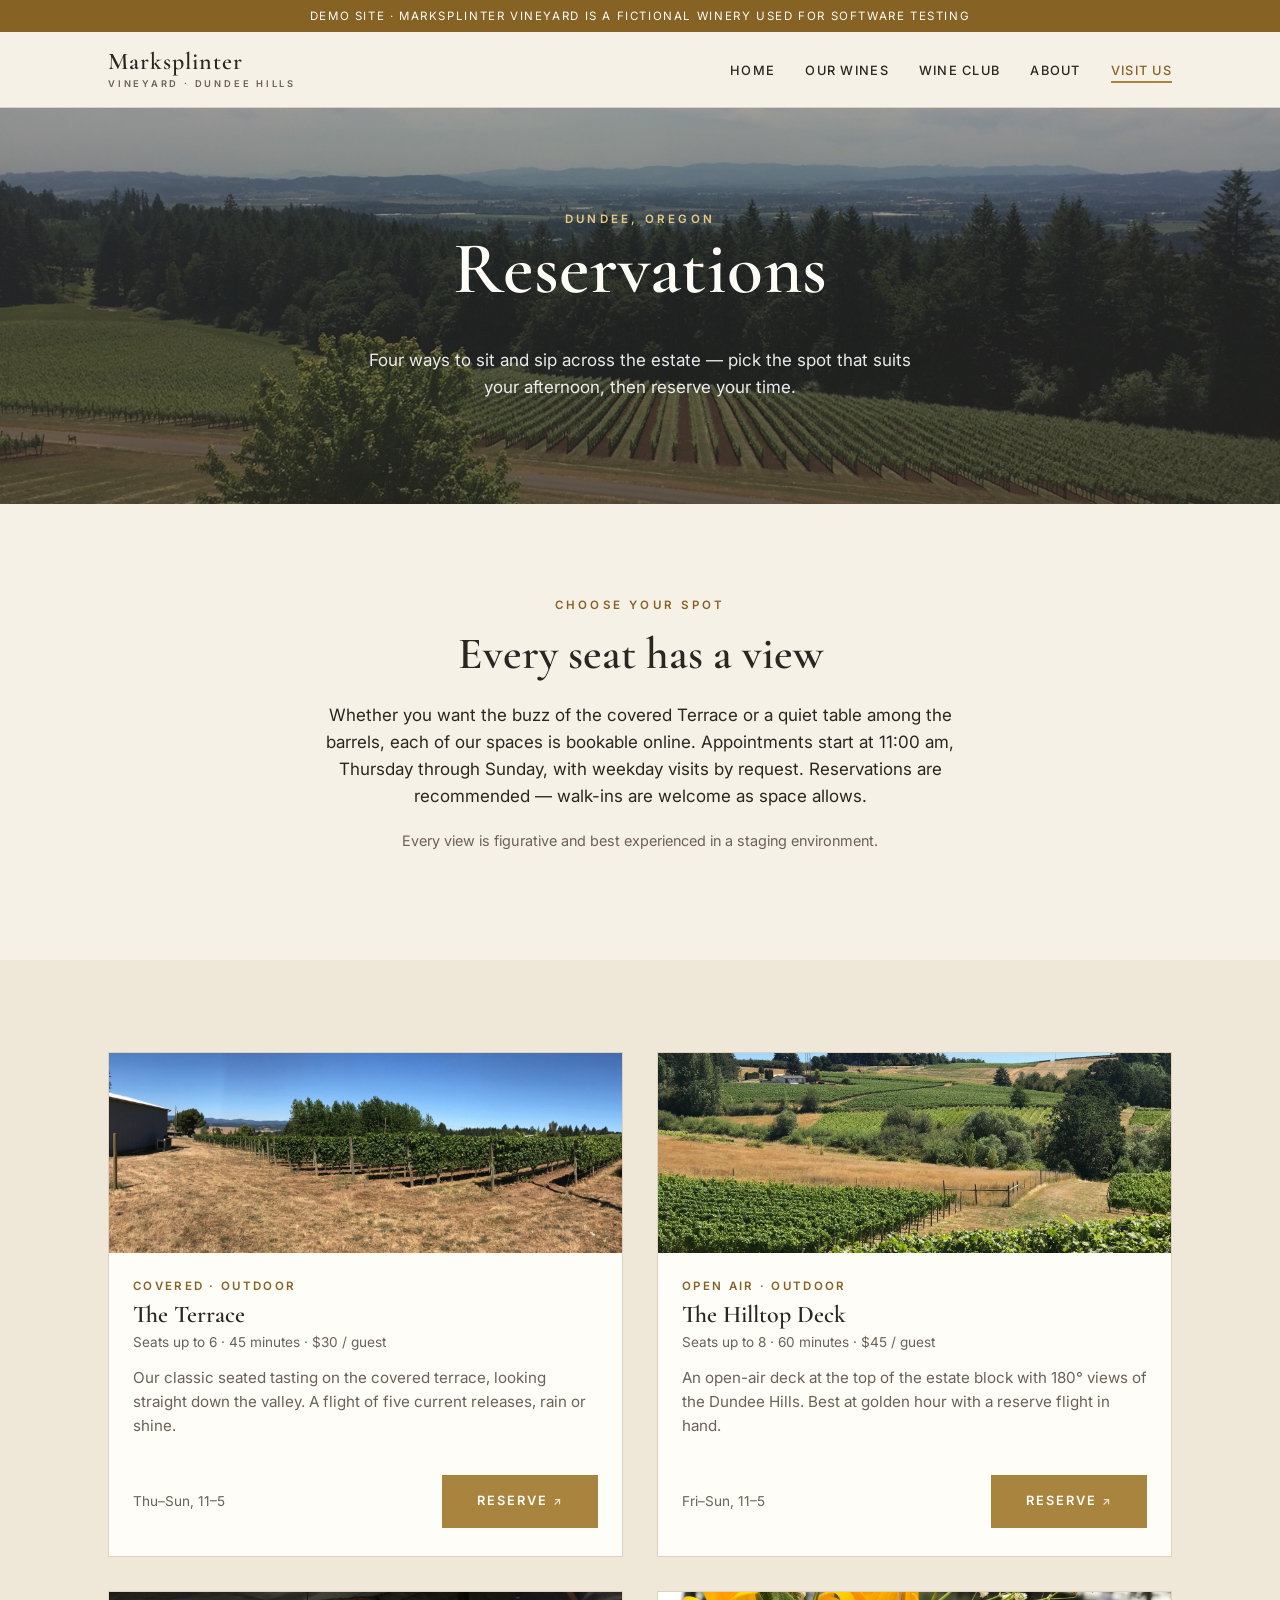
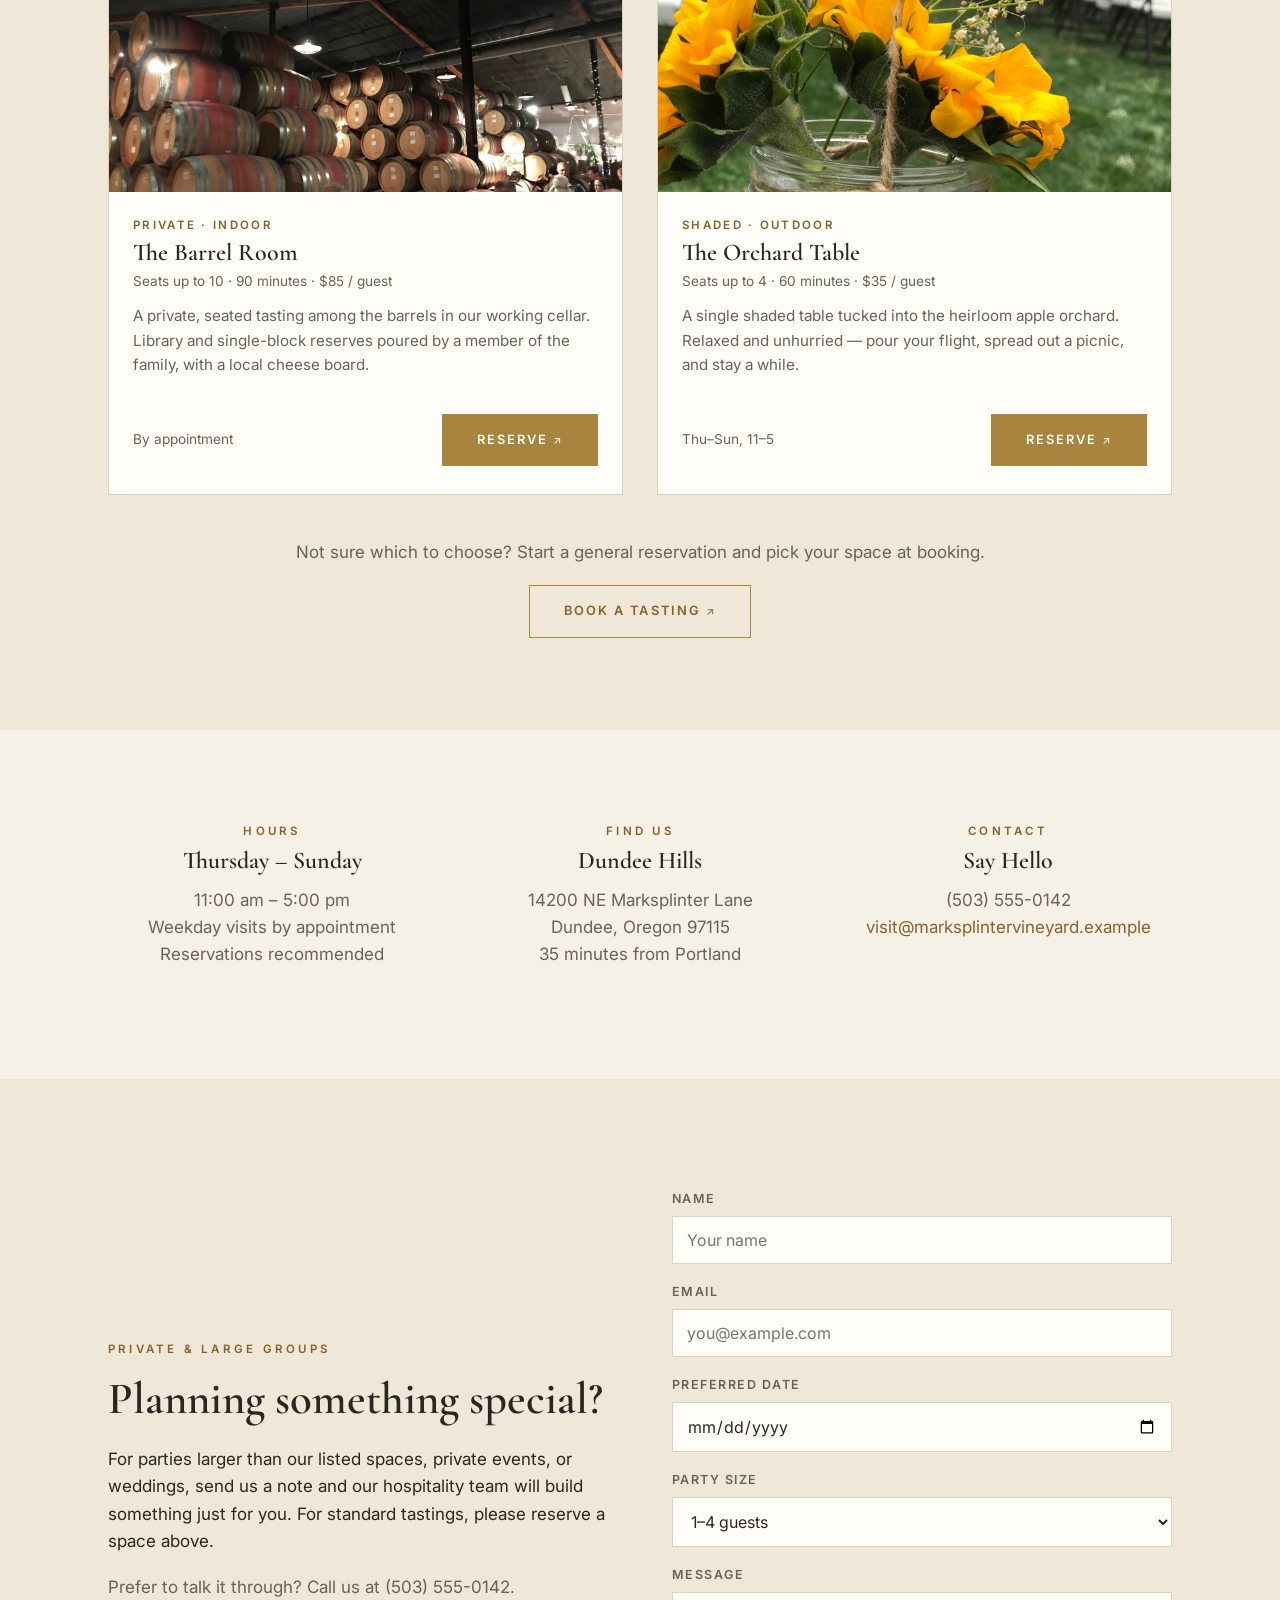
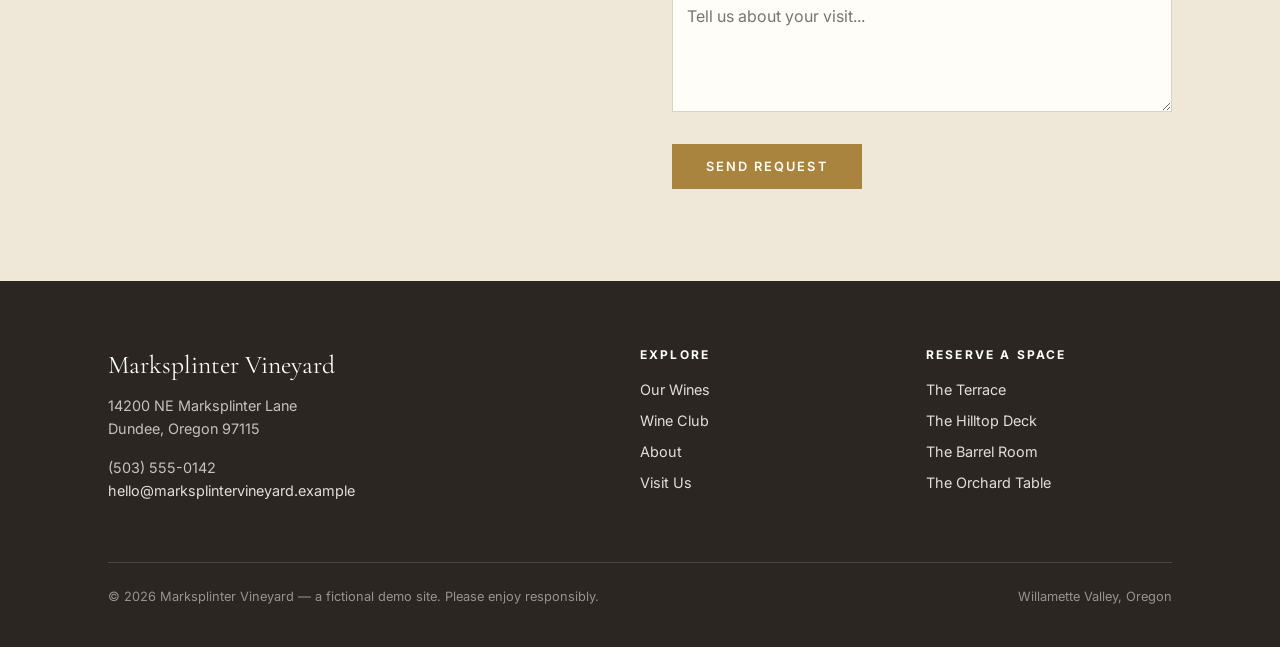
<file: visit.html>
<!DOCTYPE html>
<html lang="en">
<head>
  <meta charset="UTF-8" />
  <meta name="viewport" content="width=device-width, initial-scale=1.0" />
  <title>Reservations — Marksplinter Vineyard</title>
  <meta name="description" content="Reserve a tasting at Marksplinter Vineyard in Dundee, Oregon. Choose from four bookable spaces across the estate, from the covered Terrace to the private Barrel Room." />
  <link rel="preconnect" href="https://fonts.googleapis.com" />
  <link rel="preconnect" href="https://fonts.gstatic.com" crossorigin />
  <link href="https://fonts.googleapis.com/css2?family=Cormorant+Garamond:wght@500;600&family=Inter:wght@400;500;600&display=swap" rel="stylesheet" />
  <link rel="stylesheet" href="styles.css" />

  <!-- ==============================================================
       SCHEDULING HAND-OFF  ← the WADI customer portal.
       Every "Reserve" / "Book" button on this page links out to it.

       BASE URL below is the winery's portal landing page, used by the
       general "Book a Tasting" button. Each venue "Reserve" button
       appends its own path from VENUE_PATHS, keyed by the button's
       data-venue attribute. To add or rename a bookable space, edit
       VENUE_PATHS — no markup changes needed.

       This is OPTION 1 (redirect / link-out) — the visible flow.
       OPTION 2 (embedded widget, keeps Marksplinter branding) lives
       UNLINKED at /embed.html — reachable only if you know the URL.
       ============================================================== -->
  <script>
    // Live booking URL (WADI customer portal) — the winery's landing page.
    window.MARKSPLINTER_BOOKING_URL = "https://customer-portal-wadi-fd7413cd.vercel.app/marks-test-winery";

    // Per-space booking pages, keyed by data-venue.
    window.MARKSPLINTER_VENUE_PATHS = {
      "terrace":       "/the-terrace",
      "hilltop-deck":  "/the-hilltop-deck",
      "barrel-room":   "/the-barrel-room",
      "orchard-table": "/the-orchard-table"
    };

    document.addEventListener("DOMContentLoaded", function () {
      document.querySelectorAll("[data-booking-link]").forEach(function (a) {
        var venue = a.getAttribute("data-venue");
        var path = venue ? window.MARKSPLINTER_VENUE_PATHS[venue] : "";
        a.setAttribute("href", window.MARKSPLINTER_BOOKING_URL + (path || ""));
      });
    });
  </script>
</head>
<body>
  <div class="test-banner">Demo site · Marksplinter Vineyard is a fictional winery used for software testing</div>

  <header class="site-header">
    <nav class="nav">
      <a class="brand" href="index.html">Marksplinter<small>Vineyard · Dundee Hills</small></a>
      <ul class="nav-links">
        <li><a href="index.html">Home</a></li>
        <li><a href="wines.html">Our Wines</a></li>
        <li><a href="club.html">Wine Club</a></li>
        <li><a href="about.html">About</a></li>
        <li><a href="visit.html" class="active nav-cta">Visit Us</a></li>
      </ul>
    </nav>
  </header>

  <section class="page-hero page-hero--visit">
    <div class="container">
      <p class="eyebrow">Dundee, Oregon</p>
      <h1>Reservations</h1>
      <p>Four ways to sit and sip across the estate — pick the spot that suits your afternoon, then reserve your time.</p>
    </div>
  </section>

  <!-- ===== Intro ===== -->
  <section>
    <div class="container centered">
      <p class="eyebrow">Choose Your Spot</p>
      <h2>Every seat has a view</h2>
      <p>Whether you want the buzz of the covered Terrace or a quiet table among the barrels, each of our spaces is bookable online. Appointments start at 11:00 am, Thursday through Sunday, with weekday visits by request. Reservations are recommended — walk-ins are welcome as space allows.</p>
      <p style="color:var(--stone); font-size:.9rem; margin-top:1rem;">Every view is figurative and best experienced in a staging environment.</p>
    </div>
  </section>

  <!-- ===== Bookable spaces ===== -->
  <section class="section--alt">
    <div class="container">
      <div class="grid grid--2">

        <article class="wine-card" id="terrace">
          <div class="wine-card__img" style="height:200px; background-image:url('images/terrace-view.jpg'); background-size:cover; background-position:center;"></div>
          <div class="wine-card__body">
            <span class="wine-card__vintage">Covered · Outdoor</span>
            <h3 class="wine-card__name">The Terrace</h3>
            <p class="wine-card__appellation">Seats up to 6 · 45 minutes · $30 / guest</p>
            <p class="wine-card__notes">Our classic seated tasting on the covered terrace, looking straight down the valley. A flight of five current releases, rain or shine.</p>
            <div class="wine-card__foot">
              <span style="font-size:.85rem; color:var(--stone);">Thu–Sun, 11–5</span>
              <a href="https://customer-portal-wadi-fd7413cd.vercel.app/marks-test-winery/the-terrace"
                 data-booking-link data-venue="terrace"
                 class="btn btn--solid ext" target="_blank" rel="noopener">Reserve</a>
            </div>
          </div>
        </article>

        <article class="wine-card" id="hilltop-deck">
          <div class="wine-card__img" style="height:200px; background-image:url('images/field-hills.jpg'); background-size:cover; background-position:center;"></div>
          <div class="wine-card__body">
            <span class="wine-card__vintage">Open Air · Outdoor</span>
            <h3 class="wine-card__name">The Hilltop Deck</h3>
            <p class="wine-card__appellation">Seats up to 8 · 60 minutes · $45 / guest</p>
            <p class="wine-card__notes">An open-air deck at the top of the estate block with 180° views of the Dundee Hills. Best at golden hour with a reserve flight in hand.</p>
            <div class="wine-card__foot">
              <span style="font-size:.85rem; color:var(--stone);">Fri–Sun, 11–5</span>
              <a href="https://customer-portal-wadi-fd7413cd.vercel.app/marks-test-winery/the-hilltop-deck"
                 data-booking-link data-venue="hilltop-deck"
                 class="btn btn--solid ext" target="_blank" rel="noopener">Reserve</a>
            </div>
          </div>
        </article>

        <article class="wine-card" id="barrel-room">
          <div class="wine-card__img" style="height:200px; background-image:url('images/barrel-room.jpg'); background-size:cover; background-position:center;"></div>
          <div class="wine-card__body">
            <span class="wine-card__vintage">Private · Indoor</span>
            <h3 class="wine-card__name">The Barrel Room</h3>
            <p class="wine-card__appellation">Seats up to 10 · 90 minutes · $85 / guest</p>
            <p class="wine-card__notes">A private, seated tasting among the barrels in our working cellar. Library and single-block reserves poured by a member of the family, with a local cheese board.</p>
            <div class="wine-card__foot">
              <span style="font-size:.85rem; color:var(--stone);">By appointment</span>
              <a href="https://customer-portal-wadi-fd7413cd.vercel.app/marks-test-winery/the-barrel-room"
                 data-booking-link data-venue="barrel-room"
                 class="btn btn--solid ext" target="_blank" rel="noopener">Reserve</a>
            </div>
          </div>
        </article>

        <article class="wine-card" id="orchard-table">
          <div class="wine-card__img" style="height:200px; background-image:url('images/orchard.jpg'); background-size:cover; background-position:center;"></div>
          <div class="wine-card__body">
            <span class="wine-card__vintage">Shaded · Outdoor</span>
            <h3 class="wine-card__name">The Orchard Table</h3>
            <p class="wine-card__appellation">Seats up to 4 · 60 minutes · $35 / guest</p>
            <p class="wine-card__notes">A single shaded table tucked into the heirloom apple orchard. Relaxed and unhurried — pour your flight, spread out a picnic, and stay a while.</p>
            <div class="wine-card__foot">
              <span style="font-size:.85rem; color:var(--stone);">Thu–Sun, 11–5</span>
              <a href="https://customer-portal-wadi-fd7413cd.vercel.app/marks-test-winery/the-orchard-table"
                 data-booking-link data-venue="orchard-table"
                 class="btn btn--solid ext" target="_blank" rel="noopener">Reserve</a>
            </div>
          </div>
        </article>

      </div>

      <div class="centered" style="margin-top:44px;">
        <p style="color:var(--stone);">Not sure which to choose? Start a general reservation and pick your space at booking.</p>
        <a href="https://customer-portal-wadi-fd7413cd.vercel.app/marks-test-winery"
           data-booking-link
           class="btn ext" target="_blank" rel="noopener">Book a Tasting</a>
      </div>
    </div>
  </section>

  <!-- ===== Hours / directions / contact ===== -->
  <section>
    <div class="container">
      <div class="info-grid">
        <div>
          <p class="eyebrow">Hours</p>
          <h3>Thursday – Sunday</h3>
          <p style="color:var(--stone);">11:00 am – 5:00 pm<br />Weekday visits by appointment<br />Reservations recommended</p>
        </div>
        <div>
          <p class="eyebrow">Find Us</p>
          <h3>Dundee Hills</h3>
          <p style="color:var(--stone);">14200 NE Marksplinter Lane<br />Dundee, Oregon 97115<br />35 minutes from Portland</p>
        </div>
        <div>
          <p class="eyebrow">Contact</p>
          <h3>Say Hello</h3>
          <p style="color:var(--stone);">(503) 555-0142<br /><a href="mailto:visit@marksplintervineyard.example">visit@marksplintervineyard.example</a></p>
        </div>
      </div>
    </div>
  </section>

  <!-- ===== Private groups form ===== -->
  <section class="section--alt">
    <div class="container split">
      <div>
        <p class="eyebrow">Private &amp; Large Groups</p>
        <h2>Planning something special?</h2>
        <p>For parties larger than our listed spaces, private events, or weddings, send us a note and our hospitality team will build something just for you. For standard tastings, please reserve a space above.</p>
        <p style="color:var(--stone);">Prefer to talk it through? Call us at (503) 555-0142.</p>
      </div>
      <form class="form" onsubmit="event.preventDefault(); this.reset(); document.getElementById('form-msg').style.display='block';">
        <label for="name">Name</label>
        <input id="name" name="name" type="text" placeholder="Your name" required />

        <label for="email">Email</label>
        <input id="email" name="email" type="email" placeholder="you@example.com" required />

        <label for="date">Preferred date</label>
        <input id="date" name="date" type="date" />

        <label for="party">Party size</label>
        <select id="party" name="party">
          <option>1–4 guests</option>
          <option>5–8 guests</option>
          <option>9–12 guests</option>
          <option>12+ guests</option>
        </select>

        <label for="message">Message</label>
        <textarea id="message" name="message" placeholder="Tell us about your visit..."></textarea>

        <button type="submit" class="btn btn--solid">Send Request</button>
        <p id="form-msg" style="display:none; color:var(--gold-dark); margin-top:14px;">Thanks! This demo form doesn't send anywhere — but your software can watch this submit event.</p>
      </form>
    </div>
  </section>

  <footer class="site-footer">
    <div class="container">
      <div class="footer-grid">
        <div>
          <div class="footer-brand">Marksplinter Vineyard</div>
          <p>14200 NE Marksplinter Lane<br />Dundee, Oregon 97115</p>
          <p>(503) 555-0142<br /><a href="mailto:hello@marksplintervineyard.example">hello@marksplintervineyard.example</a></p>
        </div>
        <div>
          <h4>Explore</h4>
          <ul>
            <li><a href="wines.html">Our Wines</a></li>
            <li><a href="club.html">Wine Club</a></li>
            <li><a href="about.html">About</a></li>
            <li><a href="visit.html">Visit Us</a></li>
          </ul>
        </div>
        <div>
          <h4>Reserve a Space</h4>
          <ul>
            <li><a href="visit.html#terrace">The Terrace</a></li>
            <li><a href="visit.html#hilltop-deck">The Hilltop Deck</a></li>
            <li><a href="visit.html#barrel-room">The Barrel Room</a></li>
            <li><a href="visit.html#orchard-table">The Orchard Table</a></li>
          </ul>
        </div>
      </div>
      <div class="footer-bottom">
        <span>© 2026 Marksplinter Vineyard — a fictional demo site. Please enjoy responsibly.</span>
        <span>Willamette Valley, Oregon</span>
      </div>
    </div>
  </footer>
</body>
</html>
</file>
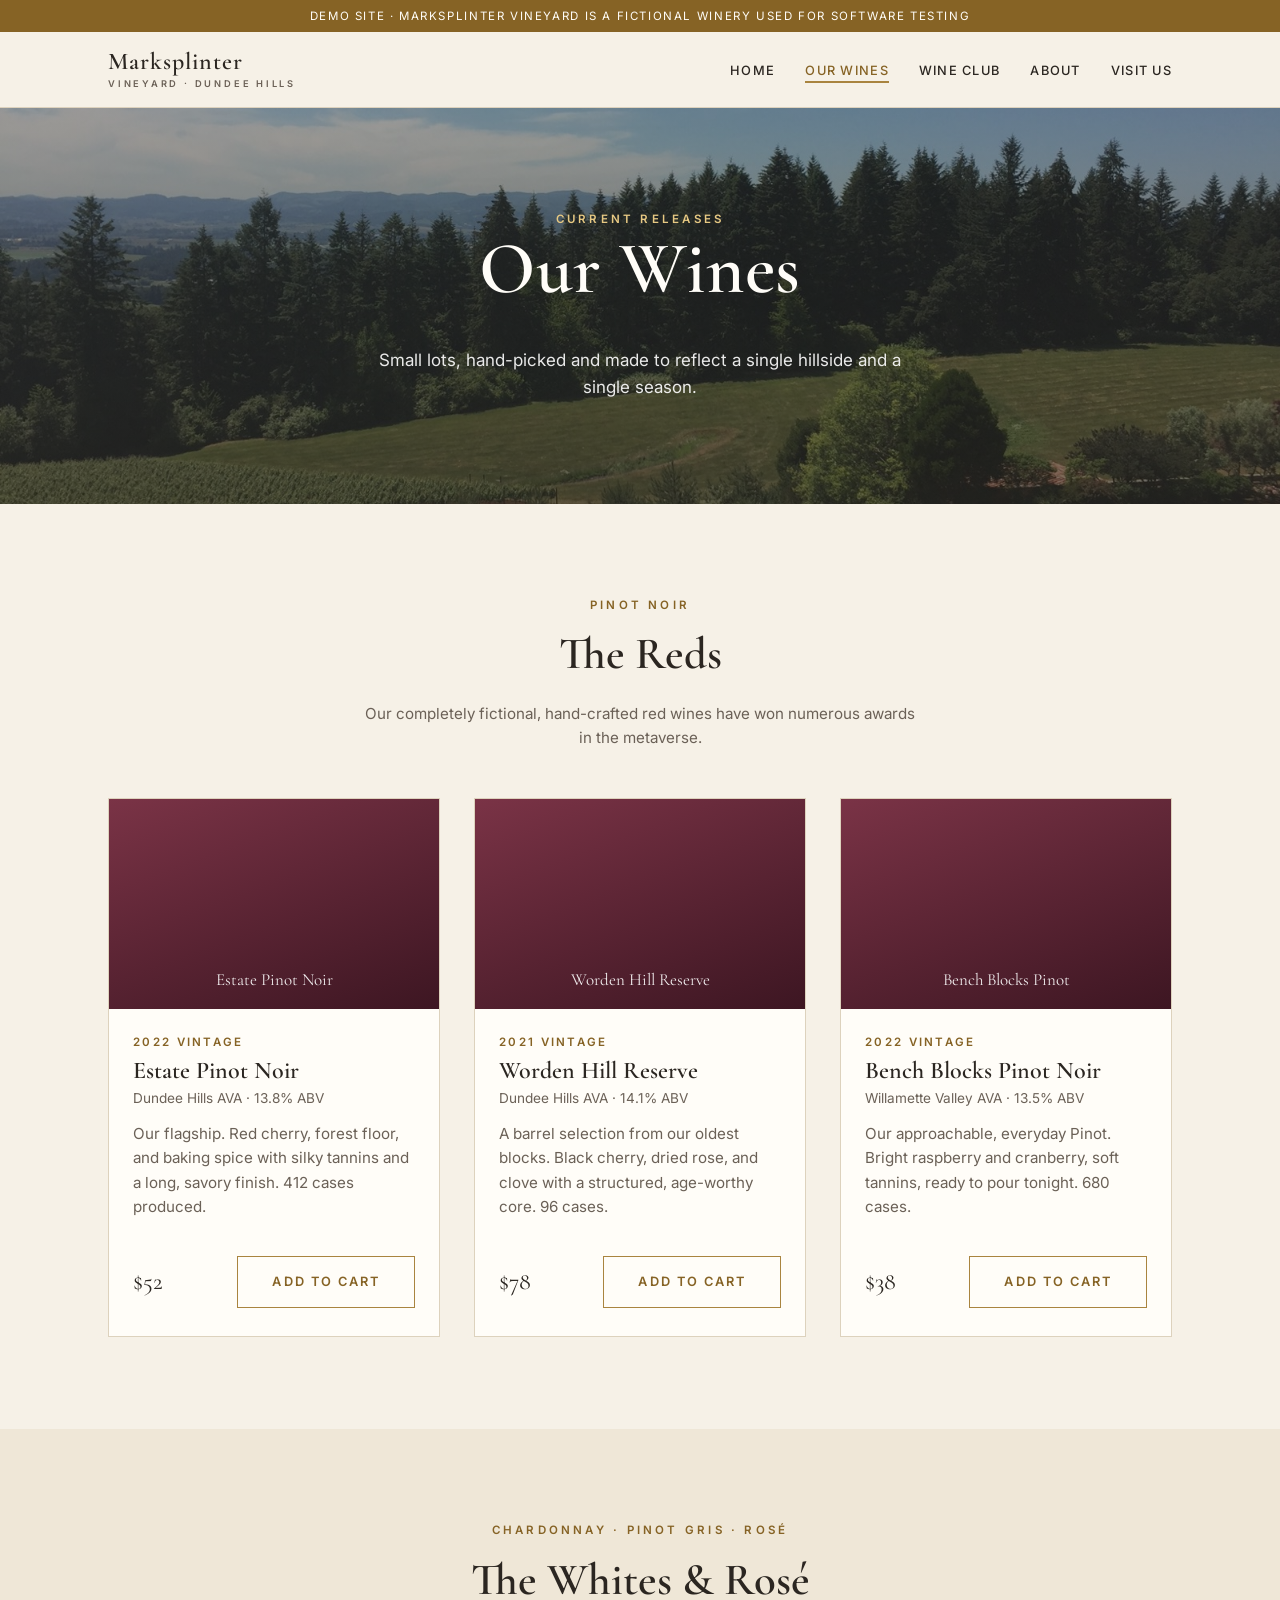
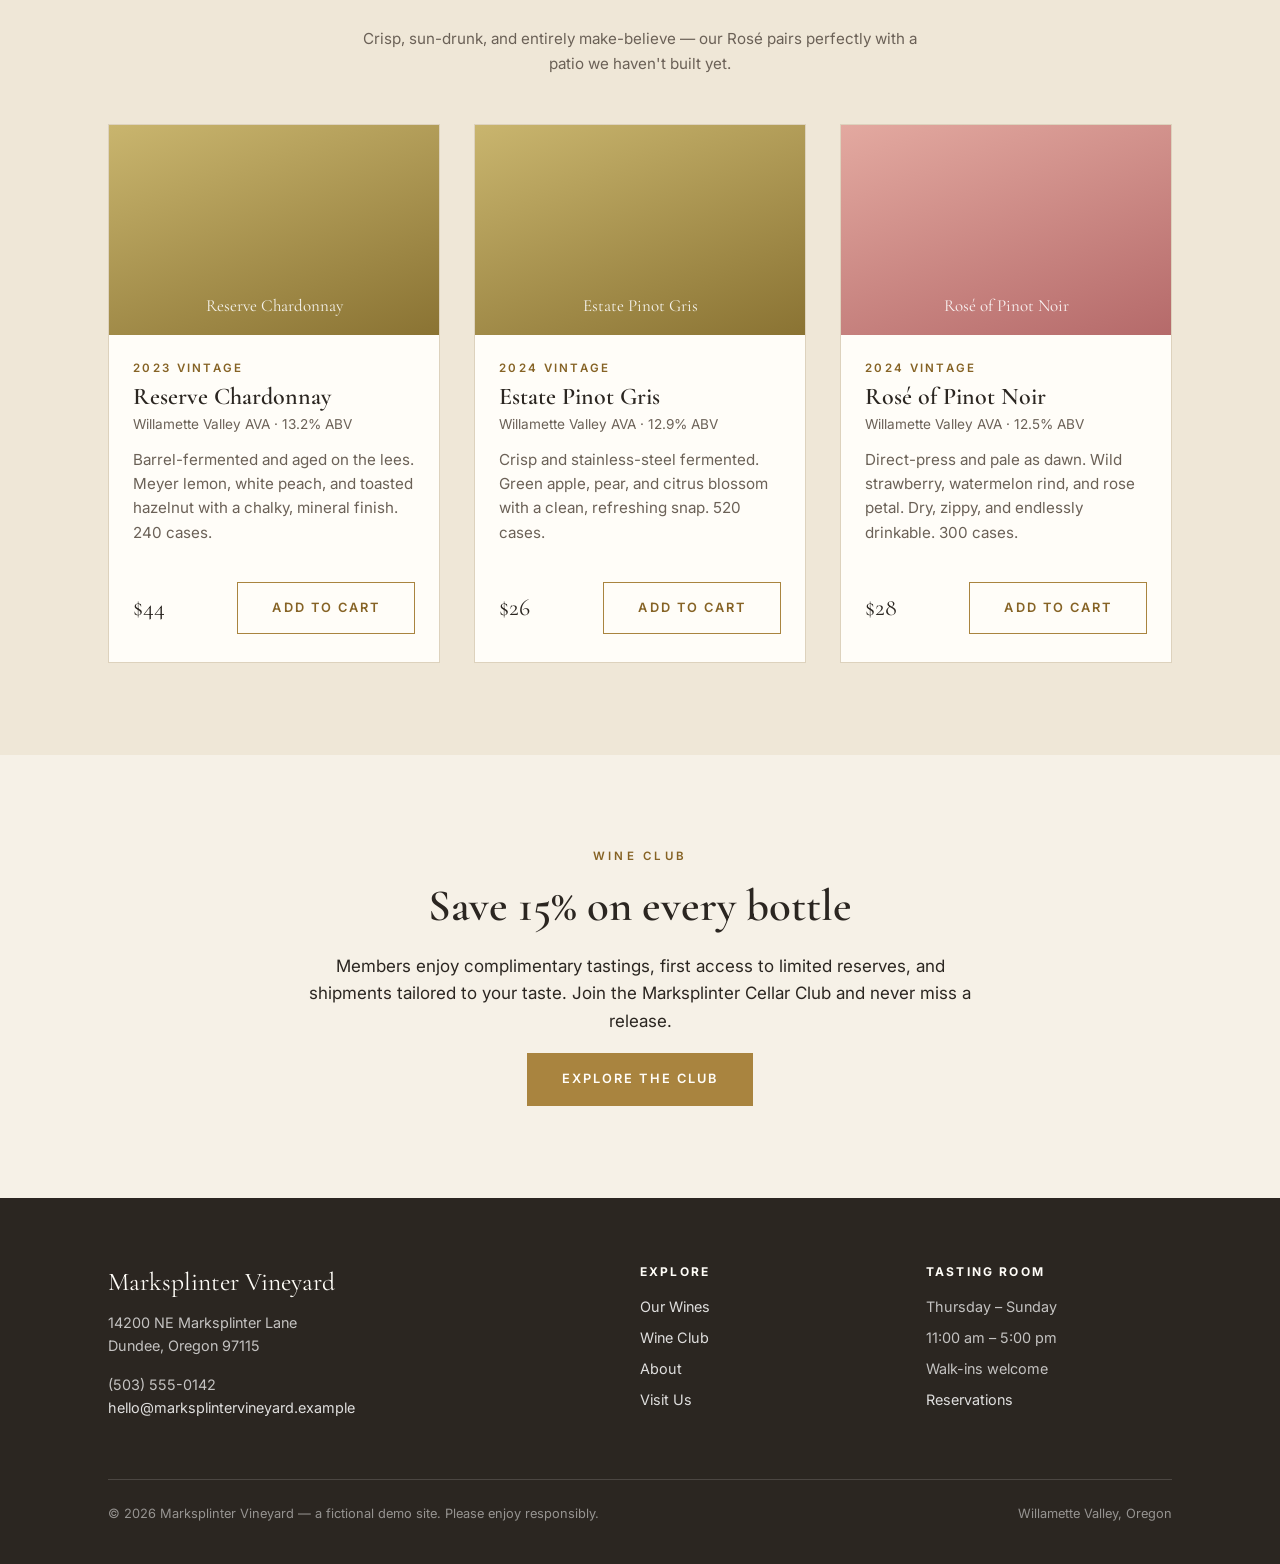
<file: wines.html>
<!DOCTYPE html>
<html lang="en">
<head>
  <meta charset="UTF-8" />
  <meta name="viewport" content="width=device-width, initial-scale=1.0" />
  <title>Our Wines — Marksplinter Vineyard</title>
  <meta name="description" content="Explore Marksplinter Vineyard's current releases of estate Pinot Noir, Chardonnay, Pinot Gris, and Rosé from the Dundee Hills of Oregon." />
  <link rel="preconnect" href="https://fonts.googleapis.com" />
  <link rel="preconnect" href="https://fonts.gstatic.com" crossorigin />
  <link href="https://fonts.googleapis.com/css2?family=Cormorant+Garamond:wght@500;600&family=Inter:wght@400;500;600&display=swap" rel="stylesheet" />
  <link rel="stylesheet" href="styles.css" />
</head>
<body>
  <div class="test-banner">Demo site · Marksplinter Vineyard is a fictional winery used for software testing</div>

  <header class="site-header">
    <nav class="nav">
      <a class="brand" href="index.html">Marksplinter<small>Vineyard · Dundee Hills</small></a>
      <ul class="nav-links">
        <li><a href="index.html">Home</a></li>
        <li><a href="wines.html" class="active">Our Wines</a></li>
        <li><a href="club.html">Wine Club</a></li>
        <li><a href="about.html">About</a></li>
        <li><a href="visit.html" class="nav-cta">Visit Us</a></li>
      </ul>
    </nav>
  </header>

  <section class="page-hero page-hero--wines">
    <div class="container">
      <p class="eyebrow">Current Releases</p>
      <h1>Our Wines</h1>
      <p>Small lots, hand-picked and made to reflect a single hillside and a single season.</p>
    </div>
  </section>

  <!-- ===== Reds ===== -->
  <section>
    <div class="container">
      <div class="centered" style="margin-bottom:48px;">
        <p class="eyebrow">Pinot Noir</p>
        <h2>The Reds</h2>
        <p style="color:var(--stone); font-size:.95rem; margin:.4rem auto 0; max-width:560px;">Our completely fictional, hand-crafted red wines have won numerous awards in the metaverse.</p>
      </div>
      <div class="grid grid--3">

        <article class="wine-card">
          <div class="wine-card__img bottle-red"><span>Estate Pinot Noir</span></div>
          <div class="wine-card__body">
            <span class="wine-card__vintage">2022 Vintage</span>
            <h3 class="wine-card__name">Estate Pinot Noir</h3>
            <p class="wine-card__appellation">Dundee Hills AVA · 13.8% ABV</p>
            <p class="wine-card__notes">Our flagship. Red cherry, forest floor, and baking spice with silky tannins and a long, savory finish. 412 cases produced.</p>
            <div class="wine-card__foot">
              <span class="wine-card__price">$52</span>
              <a href="#" class="btn" data-sku="MV-PN-EST-22">Add to Cart</a>
            </div>
          </div>
        </article>

        <article class="wine-card">
          <div class="wine-card__img bottle-red"><span>Worden Hill Reserve</span></div>
          <div class="wine-card__body">
            <span class="wine-card__vintage">2021 Vintage</span>
            <h3 class="wine-card__name">Worden Hill Reserve</h3>
            <p class="wine-card__appellation">Dundee Hills AVA · 14.1% ABV</p>
            <p class="wine-card__notes">A barrel selection from our oldest blocks. Black cherry, dried rose, and clove with a structured, age-worthy core. 96 cases.</p>
            <div class="wine-card__foot">
              <span class="wine-card__price">$78</span>
              <a href="#" class="btn" data-sku="MV-PN-RES-21">Add to Cart</a>
            </div>
          </div>
        </article>

        <article class="wine-card">
          <div class="wine-card__img bottle-red"><span>Bench Blocks Pinot</span></div>
          <div class="wine-card__body">
            <span class="wine-card__vintage">2022 Vintage</span>
            <h3 class="wine-card__name">Bench Blocks Pinot Noir</h3>
            <p class="wine-card__appellation">Willamette Valley AVA · 13.5% ABV</p>
            <p class="wine-card__notes">Our approachable, everyday Pinot. Bright raspberry and cranberry, soft tannins, ready to pour tonight. 680 cases.</p>
            <div class="wine-card__foot">
              <span class="wine-card__price">$38</span>
              <a href="#" class="btn" data-sku="MV-PN-BEN-22">Add to Cart</a>
            </div>
          </div>
        </article>

      </div>
    </div>
  </section>

  <!-- ===== Whites & Rosé ===== -->
  <section class="section--alt">
    <div class="container">
      <div class="centered" style="margin-bottom:48px;">
        <p class="eyebrow">Chardonnay · Pinot Gris · Rosé</p>
        <h2>The Whites &amp; Rosé</h2>
        <p style="color:var(--stone); font-size:.95rem; margin:.4rem auto 0; max-width:560px;">Crisp, sun-drunk, and entirely make-believe — our Rosé pairs perfectly with a patio we haven't built yet.</p>
      </div>
      <div class="grid grid--3">

        <article class="wine-card">
          <div class="wine-card__img bottle-white"><span>Reserve Chardonnay</span></div>
          <div class="wine-card__body">
            <span class="wine-card__vintage">2023 Vintage</span>
            <h3 class="wine-card__name">Reserve Chardonnay</h3>
            <p class="wine-card__appellation">Willamette Valley AVA · 13.2% ABV</p>
            <p class="wine-card__notes">Barrel-fermented and aged on the lees. Meyer lemon, white peach, and toasted hazelnut with a chalky, mineral finish. 240 cases.</p>
            <div class="wine-card__foot">
              <span class="wine-card__price">$44</span>
              <a href="#" class="btn" data-sku="MV-CH-RES-23">Add to Cart</a>
            </div>
          </div>
        </article>

        <article class="wine-card">
          <div class="wine-card__img bottle-white"><span>Estate Pinot Gris</span></div>
          <div class="wine-card__body">
            <span class="wine-card__vintage">2024 Vintage</span>
            <h3 class="wine-card__name">Estate Pinot Gris</h3>
            <p class="wine-card__appellation">Willamette Valley AVA · 12.9% ABV</p>
            <p class="wine-card__notes">Crisp and stainless-steel fermented. Green apple, pear, and citrus blossom with a clean, refreshing snap. 520 cases.</p>
            <div class="wine-card__foot">
              <span class="wine-card__price">$26</span>
              <a href="#" class="btn" data-sku="MV-PG-EST-24">Add to Cart</a>
            </div>
          </div>
        </article>

        <article class="wine-card">
          <div class="wine-card__img bottle-rose"><span>Rosé of Pinot Noir</span></div>
          <div class="wine-card__body">
            <span class="wine-card__vintage">2024 Vintage</span>
            <h3 class="wine-card__name">Rosé of Pinot Noir</h3>
            <p class="wine-card__appellation">Willamette Valley AVA · 12.5% ABV</p>
            <p class="wine-card__notes">Direct-press and pale as dawn. Wild strawberry, watermelon rind, and rose petal. Dry, zippy, and endlessly drinkable. 300 cases.</p>
            <div class="wine-card__foot">
              <span class="wine-card__price">$28</span>
              <a href="#" class="btn" data-sku="MV-RO-PN-24">Add to Cart</a>
            </div>
          </div>
        </article>

      </div>
    </div>
  </section>

  <!-- ===== Shipping / club nudge ===== -->
  <section>
    <div class="container centered">
      <p class="eyebrow">Wine Club</p>
      <h2>Save 15% on every bottle</h2>
      <p>Members enjoy complimentary tastings, first access to limited reserves, and shipments tailored to your taste. Join the Marksplinter Cellar Club and never miss a release.</p>
      <a href="club.html" class="btn btn--solid">Explore the Club</a>
    </div>
  </section>

  <footer class="site-footer">
    <div class="container">
      <div class="footer-grid">
        <div>
          <div class="footer-brand">Marksplinter Vineyard</div>
          <p>14200 NE Marksplinter Lane<br />Dundee, Oregon 97115</p>
          <p>(503) 555-0142<br /><a href="mailto:hello@marksplintervineyard.example">hello@marksplintervineyard.example</a></p>
        </div>
        <div>
          <h4>Explore</h4>
          <ul>
            <li><a href="wines.html">Our Wines</a></li>
            <li><a href="club.html">Wine Club</a></li>
            <li><a href="about.html">About</a></li>
            <li><a href="visit.html">Visit Us</a></li>
          </ul>
        </div>
        <div>
          <h4>Tasting Room</h4>
          <ul>
            <li>Thursday – Sunday</li>
            <li>11:00 am – 5:00 pm</li>
            <li>Walk-ins welcome</li>
            <li><a href="visit.html">Reservations</a></li>
          </ul>
        </div>
      </div>
      <div class="footer-bottom">
        <span>© 2026 Marksplinter Vineyard — a fictional demo site. Please enjoy responsibly.</span>
        <span>Willamette Valley, Oregon</span>
      </div>
    </div>
  </footer>
</body>
</html>
</file>
<file: styles.css>
/* ============================================================
   Marksplinter Vineyard — shared stylesheet
   FICTIONAL winery site for software testing (markstestwinery)
   ============================================================ */

:root {
  --ink:        #2b2621;   /* near-black warm brown for text */
  --stone:      #6b6157;   /* muted brown-grey */
  --cream:      #f6f1e7;   /* page background */
  --cream-2:    #efe7d7;   /* alternate section bg */
  --gold:       #a9843f;   /* accent / links / buttons */
  --gold-dark:  #866325;
  --wine:       #5b2333;   /* deep burgundy */
  --line:       #ddd2bd;   /* hairline borders */
  --white:      #fffdf8;

  --serif: "Cormorant Garamond", Georgia, "Times New Roman", serif;
  --sans:  "Inter", -apple-system, BlinkMacSystemFont, "Segoe UI", Helvetica, Arial, sans-serif;
}

* { box-sizing: border-box; }

html { scroll-behavior: smooth; }

body {
  margin: 0;
  font-family: var(--sans);
  color: var(--ink);
  background: var(--cream);
  line-height: 1.6;
  font-size: 17px;
  -webkit-font-smoothing: antialiased;
}

h1, h2, h3 {
  font-family: var(--serif);
  font-weight: 600;
  line-height: 1.1;
  color: var(--ink);
  margin: 0 0 .5em;
}

h1 { font-size: clamp(2.6rem, 6vw, 4.6rem); letter-spacing: .5px; }
h2 { font-size: clamp(1.9rem, 4vw, 2.8rem); }
h3 { font-size: 1.5rem; }

a { color: var(--gold-dark); text-decoration: none; }
a:hover { text-decoration: underline; }

p { margin: 0 0 1.1em; }

.container { max-width: 1120px; margin: 0 auto; padding: 0 28px; }

.eyebrow {
  font-family: var(--sans);
  text-transform: uppercase;
  letter-spacing: .28em;
  font-size: .72rem;
  font-weight: 600;
  color: var(--gold-dark);
  margin: 0 0 1rem;
}

/* ---------- Buttons ---------- */
.btn {
  display: inline-block;
  font-family: var(--sans);
  font-size: .8rem;
  font-weight: 600;
  letter-spacing: .16em;
  text-transform: uppercase;
  padding: 15px 34px;
  border: 1px solid var(--gold);
  color: var(--gold-dark);
  background: transparent;
  cursor: pointer;
  transition: all .18s ease;
}
.btn:hover { background: var(--gold); color: var(--white); text-decoration: none; }

.btn--solid { background: var(--gold); color: var(--white); border-color: var(--gold); }
.btn--solid:hover { background: var(--gold-dark); border-color: var(--gold-dark); }

.btn--light { border-color: var(--white); color: var(--white); }
.btn--light:hover { background: var(--white); color: var(--ink); }

.btn--lg { padding: 18px 46px; font-size: .85rem; }

/* ---------- Header / nav ---------- */
.site-header {
  position: sticky;
  top: 0;
  z-index: 40;
  background: rgba(246,241,231,.94);
  backdrop-filter: blur(8px);
  border-bottom: 1px solid var(--line);
}
.nav {
  display: flex;
  align-items: center;
  justify-content: space-between;
  gap: 24px;
  padding: 18px 28px;
  max-width: 1120px;
  margin: 0 auto;
}
.brand {
  font-family: var(--serif);
  font-size: 1.5rem;
  font-weight: 600;
  letter-spacing: 1px;
  color: var(--ink);
  line-height: 1;
}
.brand small {
  display: block;
  font-family: var(--sans);
  font-size: .58rem;
  letter-spacing: .3em;
  text-transform: uppercase;
  color: var(--stone);
  margin-top: 5px;
}
.brand:hover { text-decoration: none; }

.nav-links { display: flex; align-items: center; gap: 30px; list-style: none; margin: 0; padding: 0; }
.nav-links a {
  font-family: var(--sans);
  font-size: .8rem;
  letter-spacing: .1em;
  text-transform: uppercase;
  color: var(--ink);
  font-weight: 500;
}
.nav-links a:hover { color: var(--gold-dark); text-decoration: none; }
.nav-links a.active { color: var(--gold-dark); border-bottom: 2px solid var(--gold); padding-bottom: 3px; }
.nav-links .nav-cta { }

@media (max-width: 820px) {
  .nav { flex-wrap: wrap; justify-content: center; }
  .nav-links { gap: 18px; flex-wrap: wrap; justify-content: center; }
}

/* ---------- Hero ---------- */
.hero {
  position: relative;
  min-height: 78vh;
  display: flex;
  align-items: center;
  color: var(--white);
  text-align: center;
  background:
    linear-gradient(180deg, rgba(43,38,33,.42) 0%, rgba(43,38,33,.62) 100%),
    url("images/home-hero.jpg") center 45%/cover no-repeat,
    linear-gradient(135deg, #6d5334 0%, #3f2d1e 45%, #5b2333 100%);
  overflow: hidden;
}
.hero::after { /* subtle vine-row texture */
  content: "";
  position: absolute; inset: 0;
  background-image: repeating-linear-gradient(115deg, rgba(255,255,255,.04) 0 2px, transparent 2px 46px);
  pointer-events: none;
}
.hero .container { position: relative; z-index: 2; }
.hero h1 { color: var(--white); }
.hero .lede { font-size: 1.25rem; max-width: 620px; margin: 0 auto 2rem; color: rgba(255,255,255,.92); }
.hero .eyebrow { color: #e7c983; }

/* smaller page hero for interior pages */
.page-hero {
  min-height: 44vh;
  color: var(--white);
  display: flex; align-items: center; text-align: center;
  background:
    linear-gradient(180deg, rgba(43,38,33,.35), rgba(43,38,33,.6)),
    linear-gradient(135deg, #6d5334 0%, #3f2d1e 55%, #5b2333 100%);
}
.page-hero--wines, .page-hero--club, .page-hero--about, .page-hero--visit {
  background-size: cover; background-position: center; background-repeat: no-repeat;
}
.page-hero--wines { background-image: linear-gradient(180deg, rgba(43,38,33,.45), rgba(43,38,33,.62)), url("images/vine-rows.jpg"); }
.page-hero--about { background-image: linear-gradient(180deg, rgba(43,38,33,.45), rgba(43,38,33,.62)), url("images/terrace-view.jpg"); }
.page-hero--club  { background-image: linear-gradient(180deg, rgba(43,38,33,.42), rgba(43,38,33,.60)), url("images/red-flower.jpg"); }
.page-hero--visit { background-image: linear-gradient(180deg, rgba(43,38,33,.42), rgba(43,38,33,.60)), url("images/basic-good-view.jpg"); }
.page-hero h1 { color: var(--white); }
.page-hero .eyebrow { color: #e7c983; }
.page-hero p { color: rgba(255,255,255,.9); max-width: 560px; margin: 0 auto; }

/* ---------- Sections ---------- */
section { padding: 92px 0; }
.section--alt { background: var(--cream-2); }
.section--wine { background: var(--wine); color: var(--white); }
.section--wine h2, .section--wine h3 { color: var(--white); }
.section--wine .eyebrow { color: #e7c983; }

.centered { text-align: center; max-width: 720px; margin: 0 auto; }

.split {
  display: grid;
  grid-template-columns: 1fr 1fr;
  gap: 64px;
  align-items: center;
}
@media (max-width: 820px) { .split { grid-template-columns: 1fr; gap: 36px; } }

/* Decorative "photo" placeholder blocks (self-contained, no external images) */
.photo {
  border-radius: 2px;
  min-height: 340px;
  display: flex; align-items: center; justify-content: center;
  color: rgba(255,255,255,.85);
  font-family: var(--serif);
  font-size: 1.2rem;
  letter-spacing: .05em;
  text-align: center;
  padding: 20px;
  position: relative;
  overflow: hidden;
}
.photo::after {
  content: "";
  position: absolute; inset: 0;
  background-image: repeating-linear-gradient(115deg, rgba(255,255,255,.05) 0 2px, transparent 2px 40px);
}
.photo span { position: relative; z-index: 2; }
.photo.has-img { background-size: cover; background-position: center; background-repeat: no-repeat; }
.photo.has-img::after { display: none; }
.photo--vines   { background: linear-gradient(135deg, #6d5334, #3f2d1e); }
.photo--barrels { background: linear-gradient(135deg, #7a4a2b, #4a2a18); }
.photo--pour    { background: linear-gradient(135deg, #5b2333, #331018); }
.photo--hills   { background: linear-gradient(135deg, #7d7a4a, #43502d); }
.photo--room    { background: linear-gradient(135deg, #8a6a3a, #4a3418); }

/* ---------- Wine cards ---------- */
.grid { display: grid; gap: 34px; }
.grid--3 { grid-template-columns: repeat(3, 1fr); }
.grid--2 { grid-template-columns: repeat(2, 1fr); }
@media (max-width: 860px) { .grid--3 { grid-template-columns: 1fr 1fr; } }
@media (max-width: 620px) { .grid--3, .grid--2 { grid-template-columns: 1fr; } }

.wine-card {
  background: var(--white);
  border: 1px solid var(--line);
  display: flex;
  flex-direction: column;
  transition: transform .18s ease, box-shadow .18s ease;
}
.wine-card:hover { transform: translateY(-4px); box-shadow: 0 14px 34px rgba(43,38,33,.12); }
.wine-card__img {
  height: 210px;
  display: flex; align-items: flex-end; justify-content: center;
  color: rgba(255,255,255,.9);
  font-family: var(--serif);
  padding-bottom: 16px;
}
.bottle-red   { background: linear-gradient(160deg, #7a3346 0%, #3d1622 100%); }
.bottle-white { background: linear-gradient(160deg, #c9b56e 0%, #8a7333 100%); }
.bottle-rose  { background: linear-gradient(160deg, #e3a9a0 0%, #b56a6a 100%); }
.wine-card__body { padding: 24px 24px 28px; flex: 1; display: flex; flex-direction: column; }
.wine-card__vintage { font-size: .72rem; letter-spacing: .2em; text-transform: uppercase; color: var(--gold-dark); font-weight: 600; }
.wine-card__name { font-family: var(--serif); font-size: 1.5rem; margin: 6px 0 4px; }
.wine-card__appellation { font-size: .85rem; color: var(--stone); margin-bottom: 12px; }
.wine-card__notes { font-size: .95rem; color: var(--stone); flex: 1; }
.wine-card__foot { display: flex; align-items: center; justify-content: space-between; margin-top: 20px; }
.wine-card__price { font-family: var(--serif); font-size: 1.5rem; color: var(--ink); }

/* ---------- Info / hours strip ---------- */
.info-grid { display: grid; grid-template-columns: repeat(3, 1fr); gap: 40px; text-align: center; }
@media (max-width: 700px) { .info-grid { grid-template-columns: 1fr; gap: 30px; } }
.info-grid h3 { color: inherit; }
.info-grid .eyebrow { margin-bottom: .5rem; }

/* ---------- Callout (Visit / booking) ---------- */
.callout {
  text-align: center;
  background: var(--wine);
  color: var(--white);
  padding: 80px 24px;
  border-radius: 2px;
}
.callout h2 { color: var(--white); }
.callout p { color: rgba(255,255,255,.9); max-width: 560px; margin: 0 auto 2rem; }

/* External-link marker */
.ext::after {
  content: " \2197";
  font-size: .85em;
  opacity: .8;
}

/* ---------- Simple form ---------- */
.form { max-width: 560px; }
.form label { display: block; font-size: .78rem; letter-spacing: .12em; text-transform: uppercase; color: var(--stone); margin: 18px 0 7px; font-weight: 600; }
.form input, .form select, .form textarea {
  width: 100%;
  padding: 13px 14px;
  border: 1px solid var(--line);
  background: var(--white);
  font-family: var(--sans);
  font-size: 1rem;
  color: var(--ink);
}
.form textarea { min-height: 120px; resize: vertical; }
.form .btn { margin-top: 24px; border: none; }

/* ---------- Footer ---------- */
.site-footer {
  background: var(--ink);
  color: rgba(255,255,255,.72);
  padding: 64px 0 40px;
  font-size: .9rem;
}
.site-footer a { color: rgba(255,255,255,.85); }
.footer-grid { display: grid; grid-template-columns: 2fr 1fr 1fr; gap: 40px; }
@media (max-width: 700px) { .footer-grid { grid-template-columns: 1fr; gap: 28px; } }
.footer-brand { font-family: var(--serif); font-size: 1.6rem; color: var(--white); margin-bottom: 8px; }
.site-footer h4 { font-family: var(--sans); font-size: .75rem; letter-spacing: .18em; text-transform: uppercase; color: var(--white); margin: 0 0 14px; }
.site-footer ul { list-style: none; margin: 0; padding: 0; }
.site-footer li { margin-bottom: 8px; }
.footer-bottom { border-top: 1px solid rgba(255,255,255,.15); margin-top: 44px; padding-top: 24px; display: flex; justify-content: space-between; flex-wrap: wrap; gap: 10px; font-size: .8rem; color: rgba(255,255,255,.5); }

/* Little test-site banner so it's obvious this is fictional */
.test-banner {
  background: var(--gold-dark);
  color: var(--white);
  text-align: center;
  font-size: .72rem;
  letter-spacing: .14em;
  text-transform: uppercase;
  padding: 7px 12px;
}

/* ============================================================
   Embedded booking widget — Option 2 (hidden demo page)
   Keeps the winery's branding instead of redirecting out.
   ============================================================ */
.widget-wrap { max-width: 760px; margin: 0 auto; }
.widget {
  border: 1px solid var(--line);
  background: var(--white);
  border-radius: 4px;
  overflow: hidden;
  box-shadow: 0 14px 40px rgba(43,38,33,.10);
}
.widget__head { background: var(--wine); color: var(--white); padding: 22px 28px; }
.widget__head h3 { color: var(--white); margin: 0; }
.widget__head p { margin: 5px 0 0; color: rgba(255,255,255,.82); font-size: .9rem; }
.widget__body { padding: 28px; }
.widget__step-label {
  font-size: .72rem; letter-spacing: .2em; text-transform: uppercase;
  color: var(--gold-dark); font-weight: 600; margin: 0 0 14px;
}
.venue-options { display: grid; grid-template-columns: repeat(2, 1fr); gap: 12px; margin-bottom: 28px; }
@media (max-width: 560px) { .venue-options { grid-template-columns: 1fr; } }
.venue-opt {
  border: 1px solid var(--line); background: var(--cream); border-radius: 3px;
  padding: 14px 16px; cursor: pointer; transition: all .15s ease;
  text-align: left; font: inherit; color: inherit;
}
.venue-opt:hover { border-color: var(--gold); }
.venue-opt.selected { border-color: var(--gold); background: #fdf6e8; box-shadow: inset 0 0 0 1px var(--gold); }
.venue-opt strong { display: block; font-family: var(--serif); font-size: 1.15rem; margin-bottom: 2px; }
.venue-opt span { font-size: .82rem; color: var(--stone); }
.field-row { display: grid; grid-template-columns: repeat(3, 1fr); gap: 14px; }
@media (max-width: 560px) { .field-row { grid-template-columns: 1fr; } }
.widget label { display: block; font-size: .72rem; letter-spacing: .12em; text-transform: uppercase; color: var(--stone); margin: 0 0 6px; font-weight: 600; }
.widget input, .widget select {
  width: 100%; padding: 11px 12px; border: 1px solid var(--line);
  background: var(--white); font-family: var(--sans); font-size: .95rem; color: var(--ink);
}
.widget__confirm { margin-top: 26px; width: 100%; text-align: center; border: none; }
.widget__summary { margin-top: 22px; padding: 16px 18px; background: var(--cream-2); border-radius: 3px; font-size: .95rem; display: none; }
.widget__summary strong { color: var(--gold-dark); }
.slot-hint {
  border: 1px dashed var(--gold); background: #fdf6e8; color: var(--gold-dark);
  font-size: .8rem; padding: 10px 14px; border-radius: 3px; margin-bottom: 22px;
  text-align: center; letter-spacing: .02em;
}
.hidden-note {
  background: #2b2621; color: #e7c983; text-align: center;
  font-size: .72rem; letter-spacing: .1em; padding: 8px 12px;
}
</file>
